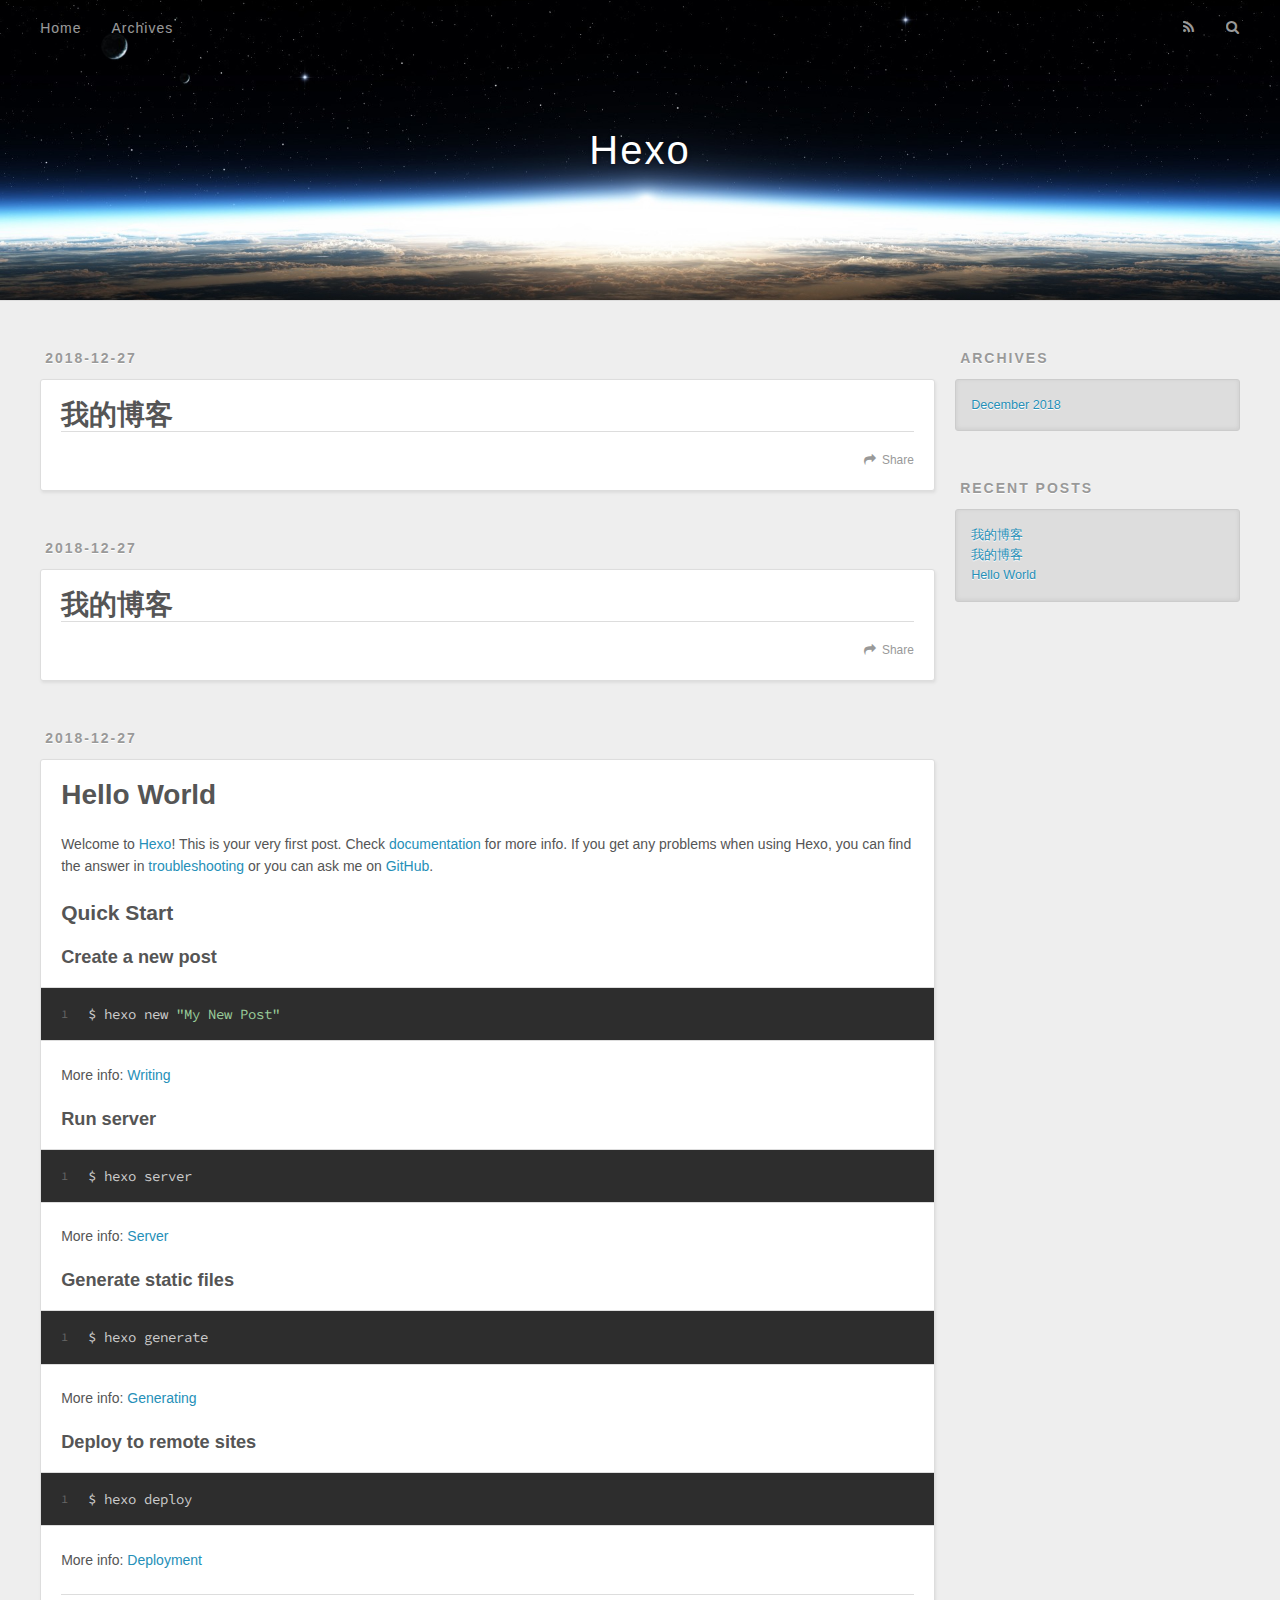
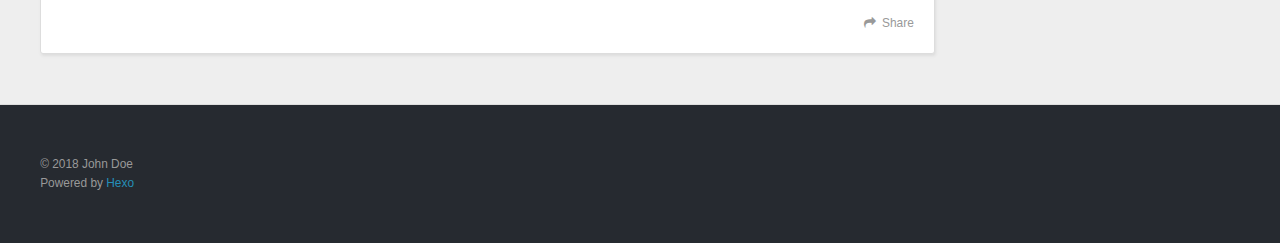
<file: index.html>
<!DOCTYPE html>
<html>
<head><meta name="generator" content="Hexo 3.8.0">
  <meta charset="utf-8">
  

  
  <title>Hexo</title>
  <meta name="viewport" content="width=device-width, initial-scale=1, maximum-scale=1">
  <meta property="og:type" content="website">
<meta property="og:title" content="Hexo">
<meta property="og:url" content="http://yoursite.com/index.html">
<meta property="og:site_name" content="Hexo">
<meta property="og:locale" content="default">
<meta name="twitter:card" content="summary">
<meta name="twitter:title" content="Hexo">
  
    <link rel="alternate" href="/atom.xml" title="Hexo" type="application/atom+xml">
  
  
    <link rel="icon" href="/favicon.png">
  
  
    <link href="//fonts.googleapis.com/css?family=Source+Code+Pro" rel="stylesheet" type="text/css">
  
  <link rel="stylesheet" href="/css/style.css">
</head>
</html>
<body>
  <div id="container">
    <div id="wrap">
      <header id="header">
  <div id="banner"></div>
  <div id="header-outer" class="outer">
    <div id="header-title" class="inner">
      <h1 id="logo-wrap">
        <a href="/" id="logo">Hexo</a>
      </h1>
      
    </div>
    <div id="header-inner" class="inner">
      <nav id="main-nav">
        <a id="main-nav-toggle" class="nav-icon"></a>
        
          <a class="main-nav-link" href="/">Home</a>
        
          <a class="main-nav-link" href="/archives">Archives</a>
        
      </nav>
      <nav id="sub-nav">
        
          <a id="nav-rss-link" class="nav-icon" href="/atom.xml" title="RSS Feed"></a>
        
        <a id="nav-search-btn" class="nav-icon" title="Search"></a>
      </nav>
      <div id="search-form-wrap">
        <form action="//google.com/search" method="get" accept-charset="UTF-8" class="search-form"><input type="search" name="q" class="search-form-input" placeholder="Search"><button type="submit" class="search-form-submit">&#xF002;</button><input type="hidden" name="sitesearch" value="http://yoursite.com"></form>
      </div>
    </div>
  </div>
</header>
      <div class="outer">
        <section id="main">
  
    <article id="post-我的博客-1" class="article article-type-post" itemscope="" itemprop="blogPost">
  <div class="article-meta">
    <a href="/2018/12/27/我的博客-1/" class="article-date">
  <time datetime="2018-12-27T03:49:49.000Z" itemprop="datePublished">2018-12-27</time>
</a>
    
  </div>
  <div class="article-inner">
    
    
      <header class="article-header">
        
  
    <h1 itemprop="name">
      <a class="article-title" href="/2018/12/27/我的博客-1/">我的博客</a>
    </h1>
  

      </header>
    
    <div class="article-entry" itemprop="articleBody">
      
        
      
    </div>
    <footer class="article-footer">
      <a data-url="http://yoursite.com/2018/12/27/我的博客-1/" data-id="cjq630bqp0002doo0f2xtszsb" class="article-share-link">Share</a>
      
      
    </footer>
  </div>
  
</article>


  
    <article id="post-我的博客" class="article article-type-post" itemscope="" itemprop="blogPost">
  <div class="article-meta">
    <a href="/2018/12/27/我的博客/" class="article-date">
  <time datetime="2018-12-27T03:41:57.000Z" itemprop="datePublished">2018-12-27</time>
</a>
    
  </div>
  <div class="article-inner">
    
    
      <header class="article-header">
        
  
    <h1 itemprop="name">
      <a class="article-title" href="/2018/12/27/我的博客/">我的博客</a>
    </h1>
  

      </header>
    
    <div class="article-entry" itemprop="articleBody">
      
        
      
    </div>
    <footer class="article-footer">
      <a data-url="http://yoursite.com/2018/12/27/我的博客/" data-id="cjq630bqj0001doo0p9rtwd1z" class="article-share-link">Share</a>
      
      
    </footer>
  </div>
  
</article>


  
    <article id="post-hello-world" class="article article-type-post" itemscope="" itemprop="blogPost">
  <div class="article-meta">
    <a href="/2018/12/27/hello-world/" class="article-date">
  <time datetime="2018-12-27T03:19:46.797Z" itemprop="datePublished">2018-12-27</time>
</a>
    
  </div>
  <div class="article-inner">
    
    
      <header class="article-header">
        
  
    <h1 itemprop="name">
      <a class="article-title" href="/2018/12/27/hello-world/">Hello World</a>
    </h1>
  

      </header>
    
    <div class="article-entry" itemprop="articleBody">
      
        <p>Welcome to <a href="https://hexo.io/" target="_blank" rel="noopener">Hexo</a>! This is your very first post. Check <a href="https://hexo.io/docs/" target="_blank" rel="noopener">documentation</a> for more info. If you get any problems when using Hexo, you can find the answer in <a href="https://hexo.io/docs/troubleshooting.html" target="_blank" rel="noopener">troubleshooting</a> or you can ask me on <a href="https://github.com/hexojs/hexo/issues" target="_blank" rel="noopener">GitHub</a>.</p>
<h2 id="Quick-Start"><a href="#Quick-Start" class="headerlink" title="Quick Start"></a>Quick Start</h2><h3 id="Create-a-new-post"><a href="#Create-a-new-post" class="headerlink" title="Create a new post"></a>Create a new post</h3><figure class="highlight bash"><table><tr><td class="gutter"><pre><span class="line">1</span><br></pre></td><td class="code"><pre><span class="line">$ hexo new <span class="string">"My New Post"</span></span><br></pre></td></tr></table></figure>
<p>More info: <a href="https://hexo.io/docs/writing.html" target="_blank" rel="noopener">Writing</a></p>
<h3 id="Run-server"><a href="#Run-server" class="headerlink" title="Run server"></a>Run server</h3><figure class="highlight bash"><table><tr><td class="gutter"><pre><span class="line">1</span><br></pre></td><td class="code"><pre><span class="line">$ hexo server</span><br></pre></td></tr></table></figure>
<p>More info: <a href="https://hexo.io/docs/server.html" target="_blank" rel="noopener">Server</a></p>
<h3 id="Generate-static-files"><a href="#Generate-static-files" class="headerlink" title="Generate static files"></a>Generate static files</h3><figure class="highlight bash"><table><tr><td class="gutter"><pre><span class="line">1</span><br></pre></td><td class="code"><pre><span class="line">$ hexo generate</span><br></pre></td></tr></table></figure>
<p>More info: <a href="https://hexo.io/docs/generating.html" target="_blank" rel="noopener">Generating</a></p>
<h3 id="Deploy-to-remote-sites"><a href="#Deploy-to-remote-sites" class="headerlink" title="Deploy to remote sites"></a>Deploy to remote sites</h3><figure class="highlight bash"><table><tr><td class="gutter"><pre><span class="line">1</span><br></pre></td><td class="code"><pre><span class="line">$ hexo deploy</span><br></pre></td></tr></table></figure>
<p>More info: <a href="https://hexo.io/docs/deployment.html" target="_blank" rel="noopener">Deployment</a></p>

      
    </div>
    <footer class="article-footer">
      <a data-url="http://yoursite.com/2018/12/27/hello-world/" data-id="cjq630bq60000doo0dgs6tk79" class="article-share-link">Share</a>
      
      
    </footer>
  </div>
  
</article>


  


</section>
        
          <aside id="sidebar">
  
    

  
    

  
    
  
    
  <div class="widget-wrap">
    <h3 class="widget-title">Archives</h3>
    <div class="widget">
      <ul class="archive-list"><li class="archive-list-item"><a class="archive-list-link" href="/archives/2018/12/">December 2018</a></li></ul>
    </div>
  </div>


  
    
  <div class="widget-wrap">
    <h3 class="widget-title">Recent Posts</h3>
    <div class="widget">
      <ul>
        
          <li>
            <a href="/2018/12/27/我的博客-1/">我的博客</a>
          </li>
        
          <li>
            <a href="/2018/12/27/我的博客/">我的博客</a>
          </li>
        
          <li>
            <a href="/2018/12/27/hello-world/">Hello World</a>
          </li>
        
      </ul>
    </div>
  </div>

  
</aside>
        
      </div>
      <footer id="footer">
  
  <div class="outer">
    <div id="footer-info" class="inner">
      &copy; 2018 John Doe<br>
      Powered by <a href="http://hexo.io/" target="_blank">Hexo</a>
    </div>
  </div>
</footer>
    </div>
    <nav id="mobile-nav">
  
    <a href="/" class="mobile-nav-link">Home</a>
  
    <a href="/archives" class="mobile-nav-link">Archives</a>
  
</nav>
    

<script src="//ajax.googleapis.com/ajax/libs/jquery/2.0.3/jquery.min.js"></script>


  <link rel="stylesheet" href="/fancybox/jquery.fancybox.css">
  <script src="/fancybox/jquery.fancybox.pack.js"></script>


<script src="/js/script.js"></script>



  </div>
</body>
</html>
</file>
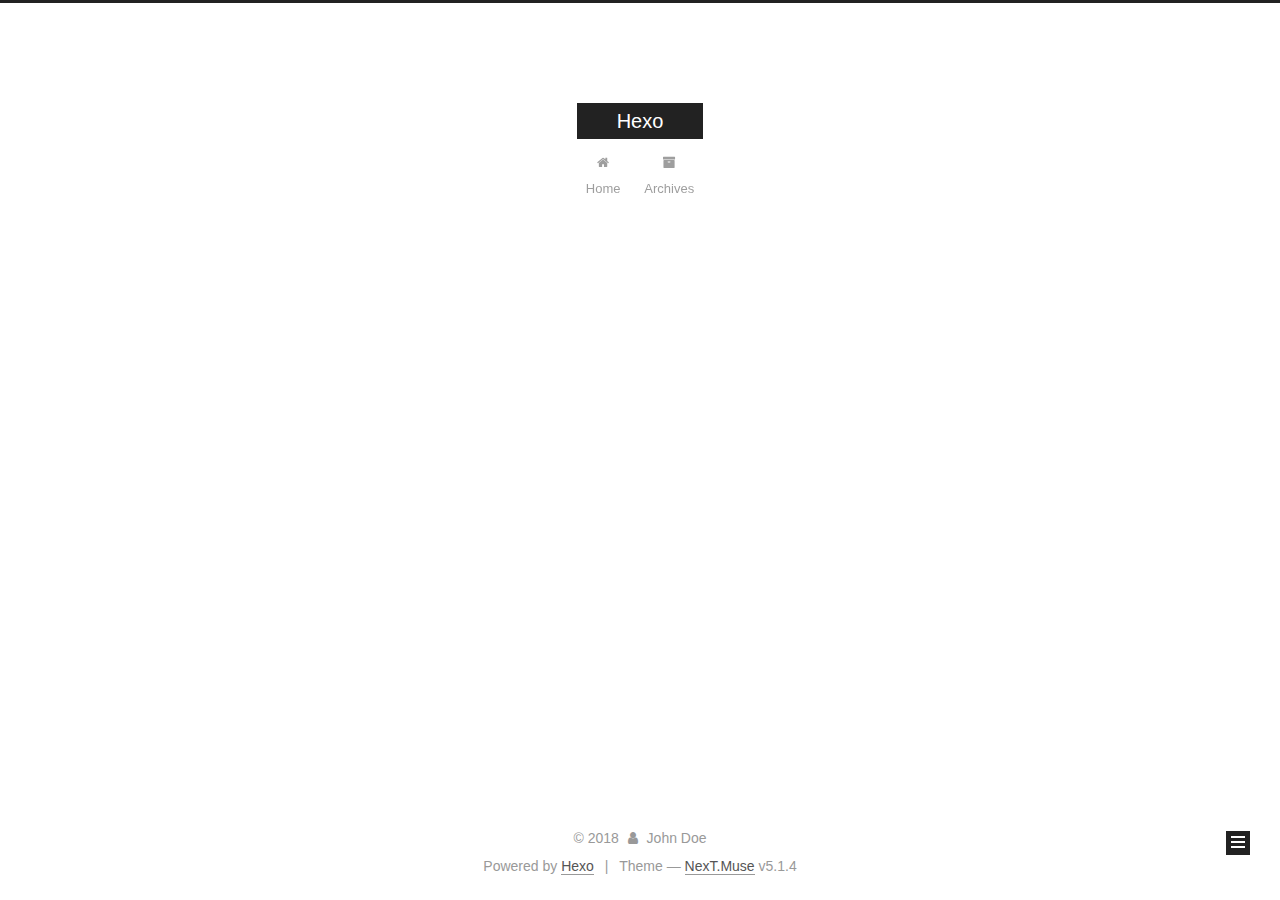
<file: archives/index.html>
<!DOCTYPE html>



  


<html class="theme-next muse use-motion" lang="">
<head><meta name="generator" content="Hexo 3.8.0">
  <meta charset="UTF-8">
<meta http-equiv="X-UA-Compatible" content="IE=edge">
<meta name="viewport" content="width=device-width, initial-scale=1, maximum-scale=1">
<meta name="theme-color" content="#222">









<meta http-equiv="Cache-Control" content="no-transform">
<meta http-equiv="Cache-Control" content="no-siteapp">
















  
  
  <link href="/lib/fancybox/source/jquery.fancybox.css?v=2.1.5" rel="stylesheet" type="text/css">







<link href="/lib/font-awesome/css/font-awesome.min.css?v=4.6.2" rel="stylesheet" type="text/css">

<link href="/css/main.css?v=5.1.4" rel="stylesheet" type="text/css">


  <link rel="apple-touch-icon" sizes="180x180" href="/images/apple-touch-icon-next.png?v=5.1.4">


  <link rel="icon" type="image/png" sizes="32x32" href="/images/favicon-32x32-next.png?v=5.1.4">


  <link rel="icon" type="image/png" sizes="16x16" href="/images/favicon-16x16-next.png?v=5.1.4">


  <link rel="mask-icon" href="/images/logo.svg?v=5.1.4" color="#222">





  <meta name="keywords" content="Hexo, NexT">










<meta property="og:type" content="website">
<meta property="og:title" content="Hexo">
<meta property="og:url" content="http://yoursite.com/archives/index.html">
<meta property="og:site_name" content="Hexo">
<meta property="og:locale" content="default">
<meta name="twitter:card" content="summary">
<meta name="twitter:title" content="Hexo">



<script type="text/javascript" id="hexo.configurations">
  var NexT = window.NexT || {};
  var CONFIG = {
    root: '/',
    scheme: 'Muse',
    version: '5.1.4',
    sidebar: {"position":"left","display":"post","offset":12,"b2t":false,"scrollpercent":false,"onmobile":false},
    fancybox: true,
    tabs: true,
    motion: {"enable":true,"async":false,"transition":{"post_block":"fadeIn","post_header":"slideDownIn","post_body":"slideDownIn","coll_header":"slideLeftIn","sidebar":"slideUpIn"}},
    duoshuo: {
      userId: '0',
      author: 'Author'
    },
    algolia: {
      applicationID: '',
      apiKey: '',
      indexName: '',
      hits: {"per_page":10},
      labels: {"input_placeholder":"Search for Posts","hits_empty":"We didn't find any results for the search: ${query}","hits_stats":"${hits} results found in ${time} ms"}
    }
  };
</script>



  <link rel="canonical" href="http://yoursite.com/archives/">





  <title>Archive | Hexo</title>
  








</head>

<body itemscope="" itemtype="http://schema.org/WebPage" lang="default">

  
  
    
  

  <div class="container sidebar-position-left page-archive">
    <div class="headband"></div>

    <header id="header" class="header" itemscope="" itemtype="http://schema.org/WPHeader">
      <div class="header-inner"><div class="site-brand-wrapper">
  <div class="site-meta ">
    

    <div class="custom-logo-site-title">
      <a href="/" class="brand" rel="start">
        <span class="logo-line-before"><i></i></span>
        <span class="site-title">Hexo</span>
        <span class="logo-line-after"><i></i></span>
      </a>
    </div>
      
        <p class="site-subtitle"></p>
      
  </div>

  <div class="site-nav-toggle">
    <button>
      <span class="btn-bar"></span>
      <span class="btn-bar"></span>
      <span class="btn-bar"></span>
    </button>
  </div>
</div>

<nav class="site-nav">
  

  
    <ul id="menu" class="menu">
      
        
        <li class="menu-item menu-item-home">
          <a href="/" rel="section">
            
              <i class="menu-item-icon fa fa-fw fa-home"></i> <br>
            
            Home
          </a>
        </li>
      
        
        <li class="menu-item menu-item-archives">
          <a href="/archives/" rel="section">
            
              <i class="menu-item-icon fa fa-fw fa-archive"></i> <br>
            
            Archives
          </a>
        </li>
      

      
    </ul>
  

  
</nav>



 </div>
    </header>

    <main id="main" class="main">
      <div class="main-inner">
        <div class="content-wrap">
          <div id="content" class="content">
            

  
  
  
  <div class="post-block archive">
    <div id="posts" class="posts-collapse">
      <span class="archive-move-on"></span>

      <span class="archive-page-counter">
        
        
        
          
        
        Um..! 1 post. Keep on posting.
      </span>

      

        
        
        

        
          
          <div class="collection-title">
            <h1 class="archive-year" id="archive-year-2018">2018</h1>
          </div>
        
        

        

  <article class="post post-type-normal" itemscope="" itemtype="http://schema.org/Article">
    <header class="post-header">

      <h2 class="post-title">
        
            <a class="post-title-link" href="/2018/12/27/hello-hexo/" itemprop="url">
              
                <span itemprop="name">Untitled</span>
              
            </a>
        
      </h2>

      <div class="post-meta">
        <time class="post-time" itemprop="dateCreated" datetime="2018-12-27T11:19:46+08:00" content="2018-12-27">
          12-27
        </time>
      </div>

    </header>
  </article>



      

    </div>
  </div>
  
  
  

  



          </div>
          


          

        </div>
        
          
  
  <div class="sidebar-toggle">
    <div class="sidebar-toggle-line-wrap">
      <span class="sidebar-toggle-line sidebar-toggle-line-first"></span>
      <span class="sidebar-toggle-line sidebar-toggle-line-middle"></span>
      <span class="sidebar-toggle-line sidebar-toggle-line-last"></span>
    </div>
  </div>

  <aside id="sidebar" class="sidebar">
    
    <div class="sidebar-inner">

      

      

      <section class="site-overview-wrap sidebar-panel sidebar-panel-active">
        <div class="site-overview">
          <div class="site-author motion-element" itemprop="author" itemscope="" itemtype="http://schema.org/Person">
            
              <p class="site-author-name" itemprop="name">John Doe</p>
              <p class="site-description motion-element" itemprop="description"></p>
          </div>

          <nav class="site-state motion-element">

            
              <div class="site-state-item site-state-posts">
              
                <a href="/archives/">
              
                  <span class="site-state-item-count">1</span>
                  <span class="site-state-item-name">posts</span>
                </a>
              </div>
            

            

            

          </nav>

          

          

          
          

          
          

          

        </div>
      </section>

      

      

    </div>
  </aside>


        
      </div>
    </main>

    <footer id="footer" class="footer">
      <div class="footer-inner">
        <div class="copyright">&copy; <span itemprop="copyrightYear">2018</span>
  <span class="with-love">
    <i class="fa fa-user"></i>
  </span>
  <span class="author" itemprop="copyrightHolder">John Doe</span>

  
</div>


  <div class="powered-by">Powered by <a class="theme-link" target="_blank" href="https://hexo.io">Hexo</a></div>



  <span class="post-meta-divider">|</span>



  <div class="theme-info">Theme &mdash; <a class="theme-link" target="_blank" href="https://github.com/iissnan/hexo-theme-next">NexT.Muse</a> v5.1.4</div>




        







        
      </div>
    </footer>

    
      <div class="back-to-top">
        <i class="fa fa-arrow-up"></i>
        
      </div>
    

    

  </div>

  

<script type="text/javascript">
  if (Object.prototype.toString.call(window.Promise) !== '[object Function]') {
    window.Promise = null;
  }
</script>









  












  
  
    <script type="text/javascript" src="/lib/jquery/index.js?v=2.1.3"></script>
  

  
  
    <script type="text/javascript" src="/lib/fastclick/lib/fastclick.min.js?v=1.0.6"></script>
  

  
  
    <script type="text/javascript" src="/lib/jquery_lazyload/jquery.lazyload.js?v=1.9.7"></script>
  

  
  
    <script type="text/javascript" src="/lib/velocity/velocity.min.js?v=1.2.1"></script>
  

  
  
    <script type="text/javascript" src="/lib/velocity/velocity.ui.min.js?v=1.2.1"></script>
  

  
  
    <script type="text/javascript" src="/lib/fancybox/source/jquery.fancybox.pack.js?v=2.1.5"></script>
  


  


  <script type="text/javascript" src="/js/src/utils.js?v=5.1.4"></script>

  <script type="text/javascript" src="/js/src/motion.js?v=5.1.4"></script>



  
  

  

  


  <script type="text/javascript" src="/js/src/bootstrap.js?v=5.1.4"></script>



  


  




	





  





  












  





  

  

  

  
  

  

  

  

</body>
</html>
</file>
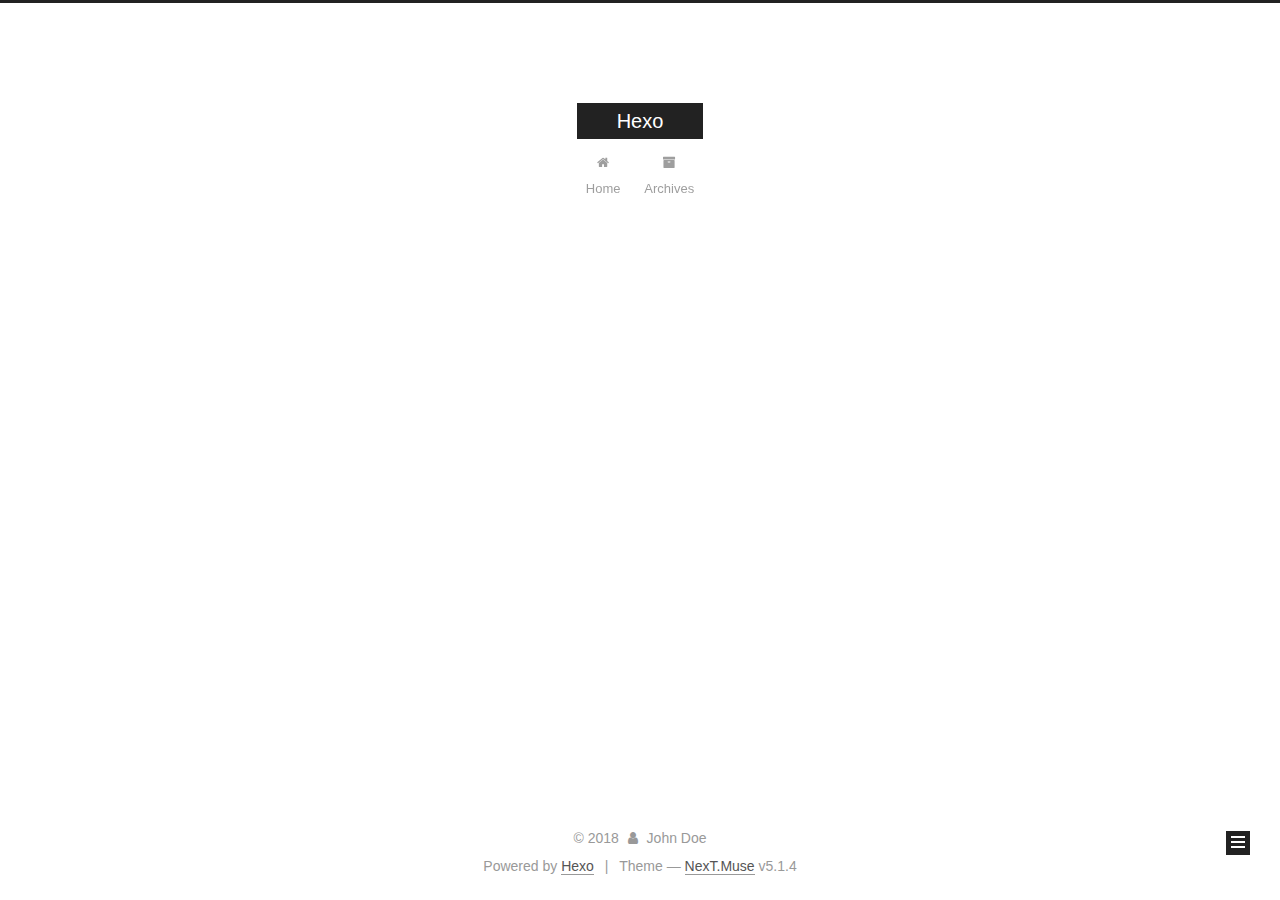
<file: archives/2018/index.html>
<!DOCTYPE html>



  


<html class="theme-next muse use-motion" lang="">
<head><meta name="generator" content="Hexo 3.8.0">
  <meta charset="UTF-8">
<meta http-equiv="X-UA-Compatible" content="IE=edge">
<meta name="viewport" content="width=device-width, initial-scale=1, maximum-scale=1">
<meta name="theme-color" content="#222">









<meta http-equiv="Cache-Control" content="no-transform">
<meta http-equiv="Cache-Control" content="no-siteapp">
















  
  
  <link href="/lib/fancybox/source/jquery.fancybox.css?v=2.1.5" rel="stylesheet" type="text/css">







<link href="/lib/font-awesome/css/font-awesome.min.css?v=4.6.2" rel="stylesheet" type="text/css">

<link href="/css/main.css?v=5.1.4" rel="stylesheet" type="text/css">


  <link rel="apple-touch-icon" sizes="180x180" href="/images/apple-touch-icon-next.png?v=5.1.4">


  <link rel="icon" type="image/png" sizes="32x32" href="/images/favicon-32x32-next.png?v=5.1.4">


  <link rel="icon" type="image/png" sizes="16x16" href="/images/favicon-16x16-next.png?v=5.1.4">


  <link rel="mask-icon" href="/images/logo.svg?v=5.1.4" color="#222">





  <meta name="keywords" content="Hexo, NexT">










<meta property="og:type" content="website">
<meta property="og:title" content="Hexo">
<meta property="og:url" content="http://yoursite.com/archives/2018/index.html">
<meta property="og:site_name" content="Hexo">
<meta property="og:locale" content="default">
<meta name="twitter:card" content="summary">
<meta name="twitter:title" content="Hexo">



<script type="text/javascript" id="hexo.configurations">
  var NexT = window.NexT || {};
  var CONFIG = {
    root: '/',
    scheme: 'Muse',
    version: '5.1.4',
    sidebar: {"position":"left","display":"post","offset":12,"b2t":false,"scrollpercent":false,"onmobile":false},
    fancybox: true,
    tabs: true,
    motion: {"enable":true,"async":false,"transition":{"post_block":"fadeIn","post_header":"slideDownIn","post_body":"slideDownIn","coll_header":"slideLeftIn","sidebar":"slideUpIn"}},
    duoshuo: {
      userId: '0',
      author: 'Author'
    },
    algolia: {
      applicationID: '',
      apiKey: '',
      indexName: '',
      hits: {"per_page":10},
      labels: {"input_placeholder":"Search for Posts","hits_empty":"We didn't find any results for the search: ${query}","hits_stats":"${hits} results found in ${time} ms"}
    }
  };
</script>



  <link rel="canonical" href="http://yoursite.com/archives/2018/">





  <title>Archive | Hexo</title>
  








</head>

<body itemscope="" itemtype="http://schema.org/WebPage" lang="default">

  
  
    
  

  <div class="container sidebar-position-left page-archive">
    <div class="headband"></div>

    <header id="header" class="header" itemscope="" itemtype="http://schema.org/WPHeader">
      <div class="header-inner"><div class="site-brand-wrapper">
  <div class="site-meta ">
    

    <div class="custom-logo-site-title">
      <a href="/" class="brand" rel="start">
        <span class="logo-line-before"><i></i></span>
        <span class="site-title">Hexo</span>
        <span class="logo-line-after"><i></i></span>
      </a>
    </div>
      
        <p class="site-subtitle"></p>
      
  </div>

  <div class="site-nav-toggle">
    <button>
      <span class="btn-bar"></span>
      <span class="btn-bar"></span>
      <span class="btn-bar"></span>
    </button>
  </div>
</div>

<nav class="site-nav">
  

  
    <ul id="menu" class="menu">
      
        
        <li class="menu-item menu-item-home">
          <a href="/" rel="section">
            
              <i class="menu-item-icon fa fa-fw fa-home"></i> <br>
            
            Home
          </a>
        </li>
      
        
        <li class="menu-item menu-item-archives">
          <a href="/archives/" rel="section">
            
              <i class="menu-item-icon fa fa-fw fa-archive"></i> <br>
            
            Archives
          </a>
        </li>
      

      
    </ul>
  

  
</nav>



 </div>
    </header>

    <main id="main" class="main">
      <div class="main-inner">
        <div class="content-wrap">
          <div id="content" class="content">
            

  
  
  
  <div class="post-block archive">
    <div id="posts" class="posts-collapse">
      <span class="archive-move-on"></span>

      <span class="archive-page-counter">
        
        
        
          
        
        Um..! 1 post. Keep on posting.
      </span>

      

        
        
        

        
          
          <div class="collection-title">
            <h1 class="archive-year" id="archive-year-2018">2018</h1>
          </div>
        
        

        

  <article class="post post-type-normal" itemscope="" itemtype="http://schema.org/Article">
    <header class="post-header">

      <h2 class="post-title">
        
            <a class="post-title-link" href="/2018/12/27/hello-hexo/" itemprop="url">
              
                <span itemprop="name">Untitled</span>
              
            </a>
        
      </h2>

      <div class="post-meta">
        <time class="post-time" itemprop="dateCreated" datetime="2018-12-27T11:19:46+08:00" content="2018-12-27">
          12-27
        </time>
      </div>

    </header>
  </article>



      

    </div>
  </div>
  
  
  

  



          </div>
          


          

        </div>
        
          
  
  <div class="sidebar-toggle">
    <div class="sidebar-toggle-line-wrap">
      <span class="sidebar-toggle-line sidebar-toggle-line-first"></span>
      <span class="sidebar-toggle-line sidebar-toggle-line-middle"></span>
      <span class="sidebar-toggle-line sidebar-toggle-line-last"></span>
    </div>
  </div>

  <aside id="sidebar" class="sidebar">
    
    <div class="sidebar-inner">

      

      

      <section class="site-overview-wrap sidebar-panel sidebar-panel-active">
        <div class="site-overview">
          <div class="site-author motion-element" itemprop="author" itemscope="" itemtype="http://schema.org/Person">
            
              <p class="site-author-name" itemprop="name">John Doe</p>
              <p class="site-description motion-element" itemprop="description"></p>
          </div>

          <nav class="site-state motion-element">

            
              <div class="site-state-item site-state-posts">
              
                <a href="/archives/">
              
                  <span class="site-state-item-count">1</span>
                  <span class="site-state-item-name">posts</span>
                </a>
              </div>
            

            

            

          </nav>

          

          

          
          

          
          

          

        </div>
      </section>

      

      

    </div>
  </aside>


        
      </div>
    </main>

    <footer id="footer" class="footer">
      <div class="footer-inner">
        <div class="copyright">&copy; <span itemprop="copyrightYear">2018</span>
  <span class="with-love">
    <i class="fa fa-user"></i>
  </span>
  <span class="author" itemprop="copyrightHolder">John Doe</span>

  
</div>


  <div class="powered-by">Powered by <a class="theme-link" target="_blank" href="https://hexo.io">Hexo</a></div>



  <span class="post-meta-divider">|</span>



  <div class="theme-info">Theme &mdash; <a class="theme-link" target="_blank" href="https://github.com/iissnan/hexo-theme-next">NexT.Muse</a> v5.1.4</div>




        







        
      </div>
    </footer>

    
      <div class="back-to-top">
        <i class="fa fa-arrow-up"></i>
        
      </div>
    

    

  </div>

  

<script type="text/javascript">
  if (Object.prototype.toString.call(window.Promise) !== '[object Function]') {
    window.Promise = null;
  }
</script>









  












  
  
    <script type="text/javascript" src="/lib/jquery/index.js?v=2.1.3"></script>
  

  
  
    <script type="text/javascript" src="/lib/fastclick/lib/fastclick.min.js?v=1.0.6"></script>
  

  
  
    <script type="text/javascript" src="/lib/jquery_lazyload/jquery.lazyload.js?v=1.9.7"></script>
  

  
  
    <script type="text/javascript" src="/lib/velocity/velocity.min.js?v=1.2.1"></script>
  

  
  
    <script type="text/javascript" src="/lib/velocity/velocity.ui.min.js?v=1.2.1"></script>
  

  
  
    <script type="text/javascript" src="/lib/fancybox/source/jquery.fancybox.pack.js?v=2.1.5"></script>
  


  


  <script type="text/javascript" src="/js/src/utils.js?v=5.1.4"></script>

  <script type="text/javascript" src="/js/src/motion.js?v=5.1.4"></script>



  
  

  

  


  <script type="text/javascript" src="/js/src/bootstrap.js?v=5.1.4"></script>



  


  




	





  





  












  





  

  

  

  
  

  

  

  

</body>
</html>
</file>
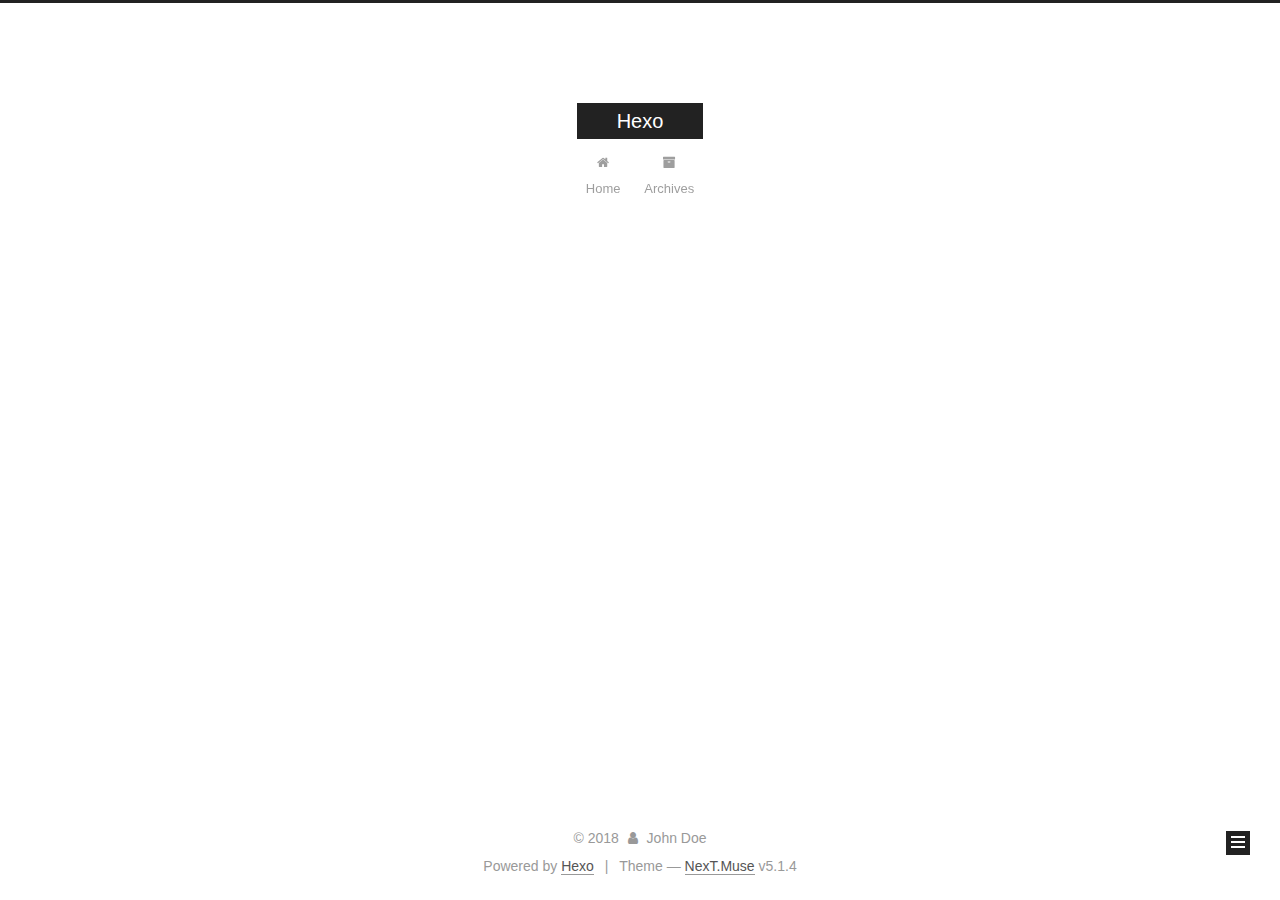
<file: archives/2018/12/index.html>
<!DOCTYPE html>



  


<html class="theme-next muse use-motion" lang="">
<head><meta name="generator" content="Hexo 3.8.0">
  <meta charset="UTF-8">
<meta http-equiv="X-UA-Compatible" content="IE=edge">
<meta name="viewport" content="width=device-width, initial-scale=1, maximum-scale=1">
<meta name="theme-color" content="#222">









<meta http-equiv="Cache-Control" content="no-transform">
<meta http-equiv="Cache-Control" content="no-siteapp">
















  
  
  <link href="/lib/fancybox/source/jquery.fancybox.css?v=2.1.5" rel="stylesheet" type="text/css">







<link href="/lib/font-awesome/css/font-awesome.min.css?v=4.6.2" rel="stylesheet" type="text/css">

<link href="/css/main.css?v=5.1.4" rel="stylesheet" type="text/css">


  <link rel="apple-touch-icon" sizes="180x180" href="/images/apple-touch-icon-next.png?v=5.1.4">


  <link rel="icon" type="image/png" sizes="32x32" href="/images/favicon-32x32-next.png?v=5.1.4">


  <link rel="icon" type="image/png" sizes="16x16" href="/images/favicon-16x16-next.png?v=5.1.4">


  <link rel="mask-icon" href="/images/logo.svg?v=5.1.4" color="#222">





  <meta name="keywords" content="Hexo, NexT">










<meta property="og:type" content="website">
<meta property="og:title" content="Hexo">
<meta property="og:url" content="http://yoursite.com/archives/2018/12/index.html">
<meta property="og:site_name" content="Hexo">
<meta property="og:locale" content="default">
<meta name="twitter:card" content="summary">
<meta name="twitter:title" content="Hexo">



<script type="text/javascript" id="hexo.configurations">
  var NexT = window.NexT || {};
  var CONFIG = {
    root: '/',
    scheme: 'Muse',
    version: '5.1.4',
    sidebar: {"position":"left","display":"post","offset":12,"b2t":false,"scrollpercent":false,"onmobile":false},
    fancybox: true,
    tabs: true,
    motion: {"enable":true,"async":false,"transition":{"post_block":"fadeIn","post_header":"slideDownIn","post_body":"slideDownIn","coll_header":"slideLeftIn","sidebar":"slideUpIn"}},
    duoshuo: {
      userId: '0',
      author: 'Author'
    },
    algolia: {
      applicationID: '',
      apiKey: '',
      indexName: '',
      hits: {"per_page":10},
      labels: {"input_placeholder":"Search for Posts","hits_empty":"We didn't find any results for the search: ${query}","hits_stats":"${hits} results found in ${time} ms"}
    }
  };
</script>



  <link rel="canonical" href="http://yoursite.com/archives/2018/12/">





  <title>Archive | Hexo</title>
  








</head>

<body itemscope="" itemtype="http://schema.org/WebPage" lang="default">

  
  
    
  

  <div class="container sidebar-position-left page-archive">
    <div class="headband"></div>

    <header id="header" class="header" itemscope="" itemtype="http://schema.org/WPHeader">
      <div class="header-inner"><div class="site-brand-wrapper">
  <div class="site-meta ">
    

    <div class="custom-logo-site-title">
      <a href="/" class="brand" rel="start">
        <span class="logo-line-before"><i></i></span>
        <span class="site-title">Hexo</span>
        <span class="logo-line-after"><i></i></span>
      </a>
    </div>
      
        <p class="site-subtitle"></p>
      
  </div>

  <div class="site-nav-toggle">
    <button>
      <span class="btn-bar"></span>
      <span class="btn-bar"></span>
      <span class="btn-bar"></span>
    </button>
  </div>
</div>

<nav class="site-nav">
  

  
    <ul id="menu" class="menu">
      
        
        <li class="menu-item menu-item-home">
          <a href="/" rel="section">
            
              <i class="menu-item-icon fa fa-fw fa-home"></i> <br>
            
            Home
          </a>
        </li>
      
        
        <li class="menu-item menu-item-archives">
          <a href="/archives/" rel="section">
            
              <i class="menu-item-icon fa fa-fw fa-archive"></i> <br>
            
            Archives
          </a>
        </li>
      

      
    </ul>
  

  
</nav>



 </div>
    </header>

    <main id="main" class="main">
      <div class="main-inner">
        <div class="content-wrap">
          <div id="content" class="content">
            

  
  
  
  <div class="post-block archive">
    <div id="posts" class="posts-collapse">
      <span class="archive-move-on"></span>

      <span class="archive-page-counter">
        
        
        
          
        
        Um..! 1 post. Keep on posting.
      </span>

      

        
        
        

        
          
          <div class="collection-title">
            <h1 class="archive-year" id="archive-year-2018">2018</h1>
          </div>
        
        

        

  <article class="post post-type-normal" itemscope="" itemtype="http://schema.org/Article">
    <header class="post-header">

      <h2 class="post-title">
        
            <a class="post-title-link" href="/2018/12/27/hello-hexo/" itemprop="url">
              
                <span itemprop="name">Untitled</span>
              
            </a>
        
      </h2>

      <div class="post-meta">
        <time class="post-time" itemprop="dateCreated" datetime="2018-12-27T11:19:46+08:00" content="2018-12-27">
          12-27
        </time>
      </div>

    </header>
  </article>



      

    </div>
  </div>
  
  
  

  



          </div>
          


          

        </div>
        
          
  
  <div class="sidebar-toggle">
    <div class="sidebar-toggle-line-wrap">
      <span class="sidebar-toggle-line sidebar-toggle-line-first"></span>
      <span class="sidebar-toggle-line sidebar-toggle-line-middle"></span>
      <span class="sidebar-toggle-line sidebar-toggle-line-last"></span>
    </div>
  </div>

  <aside id="sidebar" class="sidebar">
    
    <div class="sidebar-inner">

      

      

      <section class="site-overview-wrap sidebar-panel sidebar-panel-active">
        <div class="site-overview">
          <div class="site-author motion-element" itemprop="author" itemscope="" itemtype="http://schema.org/Person">
            
              <p class="site-author-name" itemprop="name">John Doe</p>
              <p class="site-description motion-element" itemprop="description"></p>
          </div>

          <nav class="site-state motion-element">

            
              <div class="site-state-item site-state-posts">
              
                <a href="/archives/">
              
                  <span class="site-state-item-count">1</span>
                  <span class="site-state-item-name">posts</span>
                </a>
              </div>
            

            

            

          </nav>

          

          

          
          

          
          

          

        </div>
      </section>

      

      

    </div>
  </aside>


        
      </div>
    </main>

    <footer id="footer" class="footer">
      <div class="footer-inner">
        <div class="copyright">&copy; <span itemprop="copyrightYear">2018</span>
  <span class="with-love">
    <i class="fa fa-user"></i>
  </span>
  <span class="author" itemprop="copyrightHolder">John Doe</span>

  
</div>


  <div class="powered-by">Powered by <a class="theme-link" target="_blank" href="https://hexo.io">Hexo</a></div>



  <span class="post-meta-divider">|</span>



  <div class="theme-info">Theme &mdash; <a class="theme-link" target="_blank" href="https://github.com/iissnan/hexo-theme-next">NexT.Muse</a> v5.1.4</div>




        







        
      </div>
    </footer>

    
      <div class="back-to-top">
        <i class="fa fa-arrow-up"></i>
        
      </div>
    

    

  </div>

  

<script type="text/javascript">
  if (Object.prototype.toString.call(window.Promise) !== '[object Function]') {
    window.Promise = null;
  }
</script>









  












  
  
    <script type="text/javascript" src="/lib/jquery/index.js?v=2.1.3"></script>
  

  
  
    <script type="text/javascript" src="/lib/fastclick/lib/fastclick.min.js?v=1.0.6"></script>
  

  
  
    <script type="text/javascript" src="/lib/jquery_lazyload/jquery.lazyload.js?v=1.9.7"></script>
  

  
  
    <script type="text/javascript" src="/lib/velocity/velocity.min.js?v=1.2.1"></script>
  

  
  
    <script type="text/javascript" src="/lib/velocity/velocity.ui.min.js?v=1.2.1"></script>
  

  
  
    <script type="text/javascript" src="/lib/fancybox/source/jquery.fancybox.pack.js?v=2.1.5"></script>
  


  


  <script type="text/javascript" src="/js/src/utils.js?v=5.1.4"></script>

  <script type="text/javascript" src="/js/src/motion.js?v=5.1.4"></script>



  
  

  

  


  <script type="text/javascript" src="/js/src/bootstrap.js?v=5.1.4"></script>



  


  




	





  





  












  





  

  

  

  
  

  

  

  

</body>
</html>
</file>
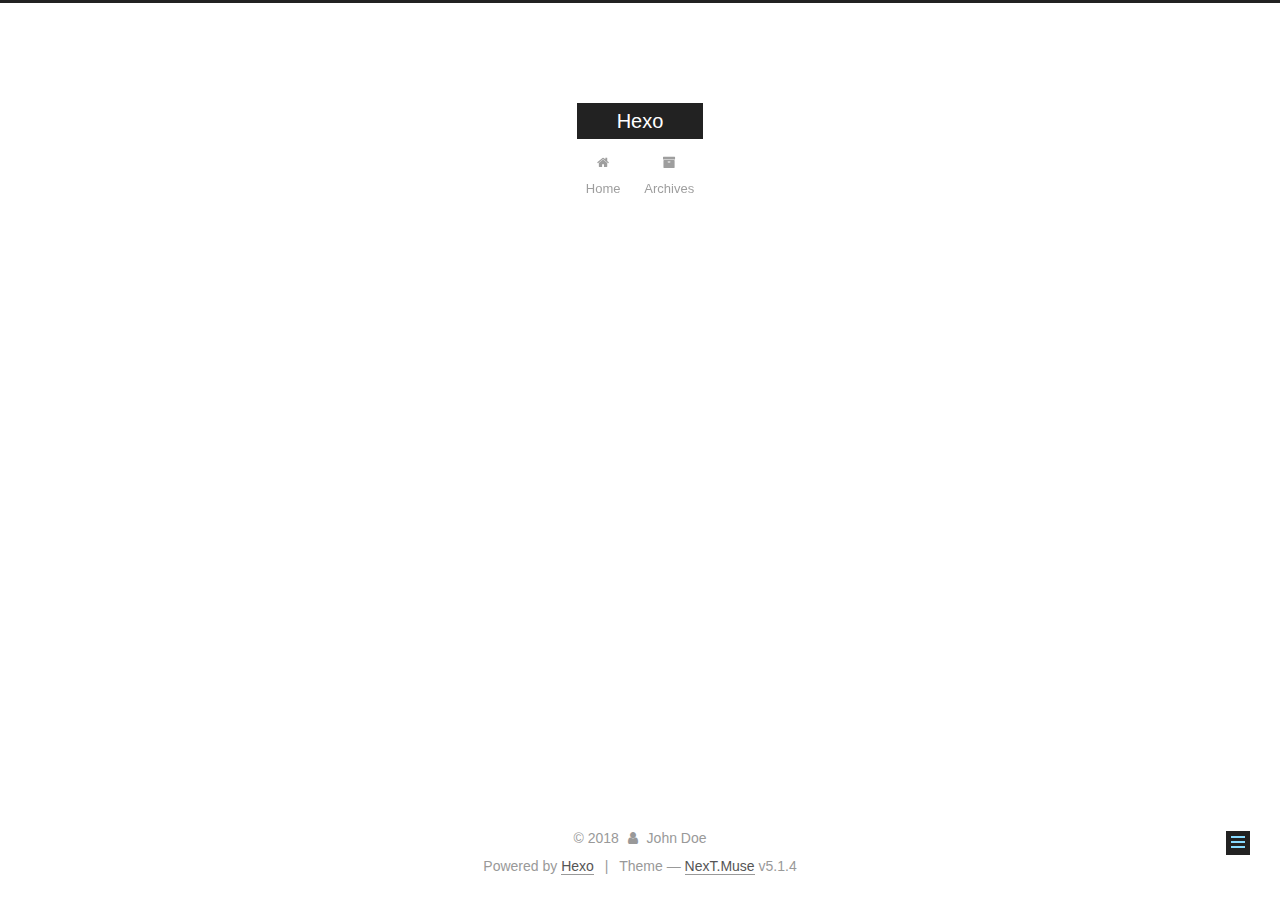
<file: 2018/12/27/hello-hexo/index.html>
<!DOCTYPE html>



  


<html class="theme-next muse use-motion" lang="">
<head><meta name="generator" content="Hexo 3.8.0">
  <meta charset="UTF-8">
<meta http-equiv="X-UA-Compatible" content="IE=edge">
<meta name="viewport" content="width=device-width, initial-scale=1, maximum-scale=1">
<meta name="theme-color" content="#222">









<meta http-equiv="Cache-Control" content="no-transform">
<meta http-equiv="Cache-Control" content="no-siteapp">
















  
  
  <link href="/lib/fancybox/source/jquery.fancybox.css?v=2.1.5" rel="stylesheet" type="text/css">







<link href="/lib/font-awesome/css/font-awesome.min.css?v=4.6.2" rel="stylesheet" type="text/css">

<link href="/css/main.css?v=5.1.4" rel="stylesheet" type="text/css">


  <link rel="apple-touch-icon" sizes="180x180" href="/images/apple-touch-icon-next.png?v=5.1.4">


  <link rel="icon" type="image/png" sizes="32x32" href="/images/favicon-32x32-next.png?v=5.1.4">


  <link rel="icon" type="image/png" sizes="16x16" href="/images/favicon-16x16-next.png?v=5.1.4">


  <link rel="mask-icon" href="/images/logo.svg?v=5.1.4" color="#222">





  <meta name="keywords" content="Hexo, NexT">










<meta name="description" content="​    今天是第一次接触并在HEXO+GITHUB搭建了自己的博客，往后，不，在最近一定要把博客界面优化一下，每周都提交一篇论文记录自己的笔记！">
<meta property="og:type" content="article">
<meta property="og:title" content="Hexo">
<meta property="og:url" content="http://yoursite.com/2018/12/27/hello-hexo/index.html">
<meta property="og:site_name" content="Hexo">
<meta property="og:description" content="​    今天是第一次接触并在HEXO+GITHUB搭建了自己的博客，往后，不，在最近一定要把博客界面优化一下，每周都提交一篇论文记录自己的笔记！">
<meta property="og:locale" content="default">
<meta property="og:updated_time" content="2018-12-27T13:27:51.221Z">
<meta name="twitter:card" content="summary">
<meta name="twitter:title" content="Hexo">
<meta name="twitter:description" content="​    今天是第一次接触并在HEXO+GITHUB搭建了自己的博客，往后，不，在最近一定要把博客界面优化一下，每周都提交一篇论文记录自己的笔记！">



<script type="text/javascript" id="hexo.configurations">
  var NexT = window.NexT || {};
  var CONFIG = {
    root: '/',
    scheme: 'Muse',
    version: '5.1.4',
    sidebar: {"position":"left","display":"post","offset":12,"b2t":false,"scrollpercent":false,"onmobile":false},
    fancybox: true,
    tabs: true,
    motion: {"enable":true,"async":false,"transition":{"post_block":"fadeIn","post_header":"slideDownIn","post_body":"slideDownIn","coll_header":"slideLeftIn","sidebar":"slideUpIn"}},
    duoshuo: {
      userId: '0',
      author: 'Author'
    },
    algolia: {
      applicationID: '',
      apiKey: '',
      indexName: '',
      hits: {"per_page":10},
      labels: {"input_placeholder":"Search for Posts","hits_empty":"We didn't find any results for the search: ${query}","hits_stats":"${hits} results found in ${time} ms"}
    }
  };
</script>



  <link rel="canonical" href="http://yoursite.com/2018/12/27/hello-hexo/">





  <title> | Hexo</title>
  








</head>

<body itemscope="" itemtype="http://schema.org/WebPage" lang="default">

  
  
    
  

  <div class="container sidebar-position-left page-post-detail">
    <div class="headband"></div>

    <header id="header" class="header" itemscope="" itemtype="http://schema.org/WPHeader">
      <div class="header-inner"><div class="site-brand-wrapper">
  <div class="site-meta ">
    

    <div class="custom-logo-site-title">
      <a href="/" class="brand" rel="start">
        <span class="logo-line-before"><i></i></span>
        <span class="site-title">Hexo</span>
        <span class="logo-line-after"><i></i></span>
      </a>
    </div>
      
        <p class="site-subtitle"></p>
      
  </div>

  <div class="site-nav-toggle">
    <button>
      <span class="btn-bar"></span>
      <span class="btn-bar"></span>
      <span class="btn-bar"></span>
    </button>
  </div>
</div>

<nav class="site-nav">
  

  
    <ul id="menu" class="menu">
      
        
        <li class="menu-item menu-item-home">
          <a href="/" rel="section">
            
              <i class="menu-item-icon fa fa-fw fa-home"></i> <br>
            
            Home
          </a>
        </li>
      
        
        <li class="menu-item menu-item-archives">
          <a href="/archives/" rel="section">
            
              <i class="menu-item-icon fa fa-fw fa-archive"></i> <br>
            
            Archives
          </a>
        </li>
      

      
    </ul>
  

  
</nav>



 </div>
    </header>

    <main id="main" class="main">
      <div class="main-inner">
        <div class="content-wrap">
          <div id="content" class="content">
            

  <div id="posts" class="posts-expand">
    

  

  
  
  

  <article class="post post-type-normal" itemscope="" itemtype="http://schema.org/Article">
  
  
  
  <div class="post-block">
    <link itemprop="mainEntityOfPage" href="http://yoursite.com/2018/12/27/hello-hexo/">

    <span hidden itemprop="author" itemscope="" itemtype="http://schema.org/Person">
      <meta itemprop="name" content="John Doe">
      <meta itemprop="description" content="">
      <meta itemprop="image" content="/images/avatar.gif">
    </span>

    <span hidden itemprop="publisher" itemscope="" itemtype="http://schema.org/Organization">
      <meta itemprop="name" content="Hexo">
    </span>

    
      <header class="post-header">

        
        
          <h1 class="post-title" itemprop="name headline"></h1>
        

        <div class="post-meta">
          <span class="post-time">
            
              <span class="post-meta-item-icon">
                <i class="fa fa-calendar-o"></i>
              </span>
              
                <span class="post-meta-item-text">Posted on</span>
              
              <time title="Post created" itemprop="dateCreated datePublished" datetime="2018-12-27T11:19:46+08:00">
                2018-12-27
              </time>
            

            

            
          </span>

          

          
            
          

          
          

          

          

          

        </div>
      </header>
    

    
    
    
    <div class="post-body" itemprop="articleBody">

      
      

      
        <p>​    今天是第一次接触并在HEXO+GITHUB搭建了自己的博客，往后，不，在最近一定要把博客界面优化一下，每周都提交一篇论文记录自己的笔记！</p>

      
    </div>
    
    
    

    

    

    

    <footer class="post-footer">
      

      
      
      

      

      
      
    </footer>
  </div>
  
  
  
  </article>



    <div class="post-spread">
      
    </div>
  </div>


          </div>
          


          

  



        </div>
        
          
  
  <div class="sidebar-toggle">
    <div class="sidebar-toggle-line-wrap">
      <span class="sidebar-toggle-line sidebar-toggle-line-first"></span>
      <span class="sidebar-toggle-line sidebar-toggle-line-middle"></span>
      <span class="sidebar-toggle-line sidebar-toggle-line-last"></span>
    </div>
  </div>

  <aside id="sidebar" class="sidebar">
    
    <div class="sidebar-inner">

      

      

      <section class="site-overview-wrap sidebar-panel sidebar-panel-active">
        <div class="site-overview">
          <div class="site-author motion-element" itemprop="author" itemscope="" itemtype="http://schema.org/Person">
            
              <p class="site-author-name" itemprop="name">John Doe</p>
              <p class="site-description motion-element" itemprop="description"></p>
          </div>

          <nav class="site-state motion-element">

            
              <div class="site-state-item site-state-posts">
              
                <a href="/archives/">
              
                  <span class="site-state-item-count">1</span>
                  <span class="site-state-item-name">posts</span>
                </a>
              </div>
            

            

            

          </nav>

          

          

          
          

          
          

          

        </div>
      </section>

      

      

    </div>
  </aside>


        
      </div>
    </main>

    <footer id="footer" class="footer">
      <div class="footer-inner">
        <div class="copyright">&copy; <span itemprop="copyrightYear">2018</span>
  <span class="with-love">
    <i class="fa fa-user"></i>
  </span>
  <span class="author" itemprop="copyrightHolder">John Doe</span>

  
</div>


  <div class="powered-by">Powered by <a class="theme-link" target="_blank" href="https://hexo.io">Hexo</a></div>



  <span class="post-meta-divider">|</span>



  <div class="theme-info">Theme &mdash; <a class="theme-link" target="_blank" href="https://github.com/iissnan/hexo-theme-next">NexT.Muse</a> v5.1.4</div>




        







        
      </div>
    </footer>

    
      <div class="back-to-top">
        <i class="fa fa-arrow-up"></i>
        
      </div>
    

    

  </div>

  

<script type="text/javascript">
  if (Object.prototype.toString.call(window.Promise) !== '[object Function]') {
    window.Promise = null;
  }
</script>









  












  
  
    <script type="text/javascript" src="/lib/jquery/index.js?v=2.1.3"></script>
  

  
  
    <script type="text/javascript" src="/lib/fastclick/lib/fastclick.min.js?v=1.0.6"></script>
  

  
  
    <script type="text/javascript" src="/lib/jquery_lazyload/jquery.lazyload.js?v=1.9.7"></script>
  

  
  
    <script type="text/javascript" src="/lib/velocity/velocity.min.js?v=1.2.1"></script>
  

  
  
    <script type="text/javascript" src="/lib/velocity/velocity.ui.min.js?v=1.2.1"></script>
  

  
  
    <script type="text/javascript" src="/lib/fancybox/source/jquery.fancybox.pack.js?v=2.1.5"></script>
  


  


  <script type="text/javascript" src="/js/src/utils.js?v=5.1.4"></script>

  <script type="text/javascript" src="/js/src/motion.js?v=5.1.4"></script>



  
  

  
  <script type="text/javascript" src="/js/src/scrollspy.js?v=5.1.4"></script>
<script type="text/javascript" src="/js/src/post-details.js?v=5.1.4"></script>



  


  <script type="text/javascript" src="/js/src/bootstrap.js?v=5.1.4"></script>



  


  




	





  





  












  





  

  

  

  
  

  

  

  

</body>
</html>
</file>
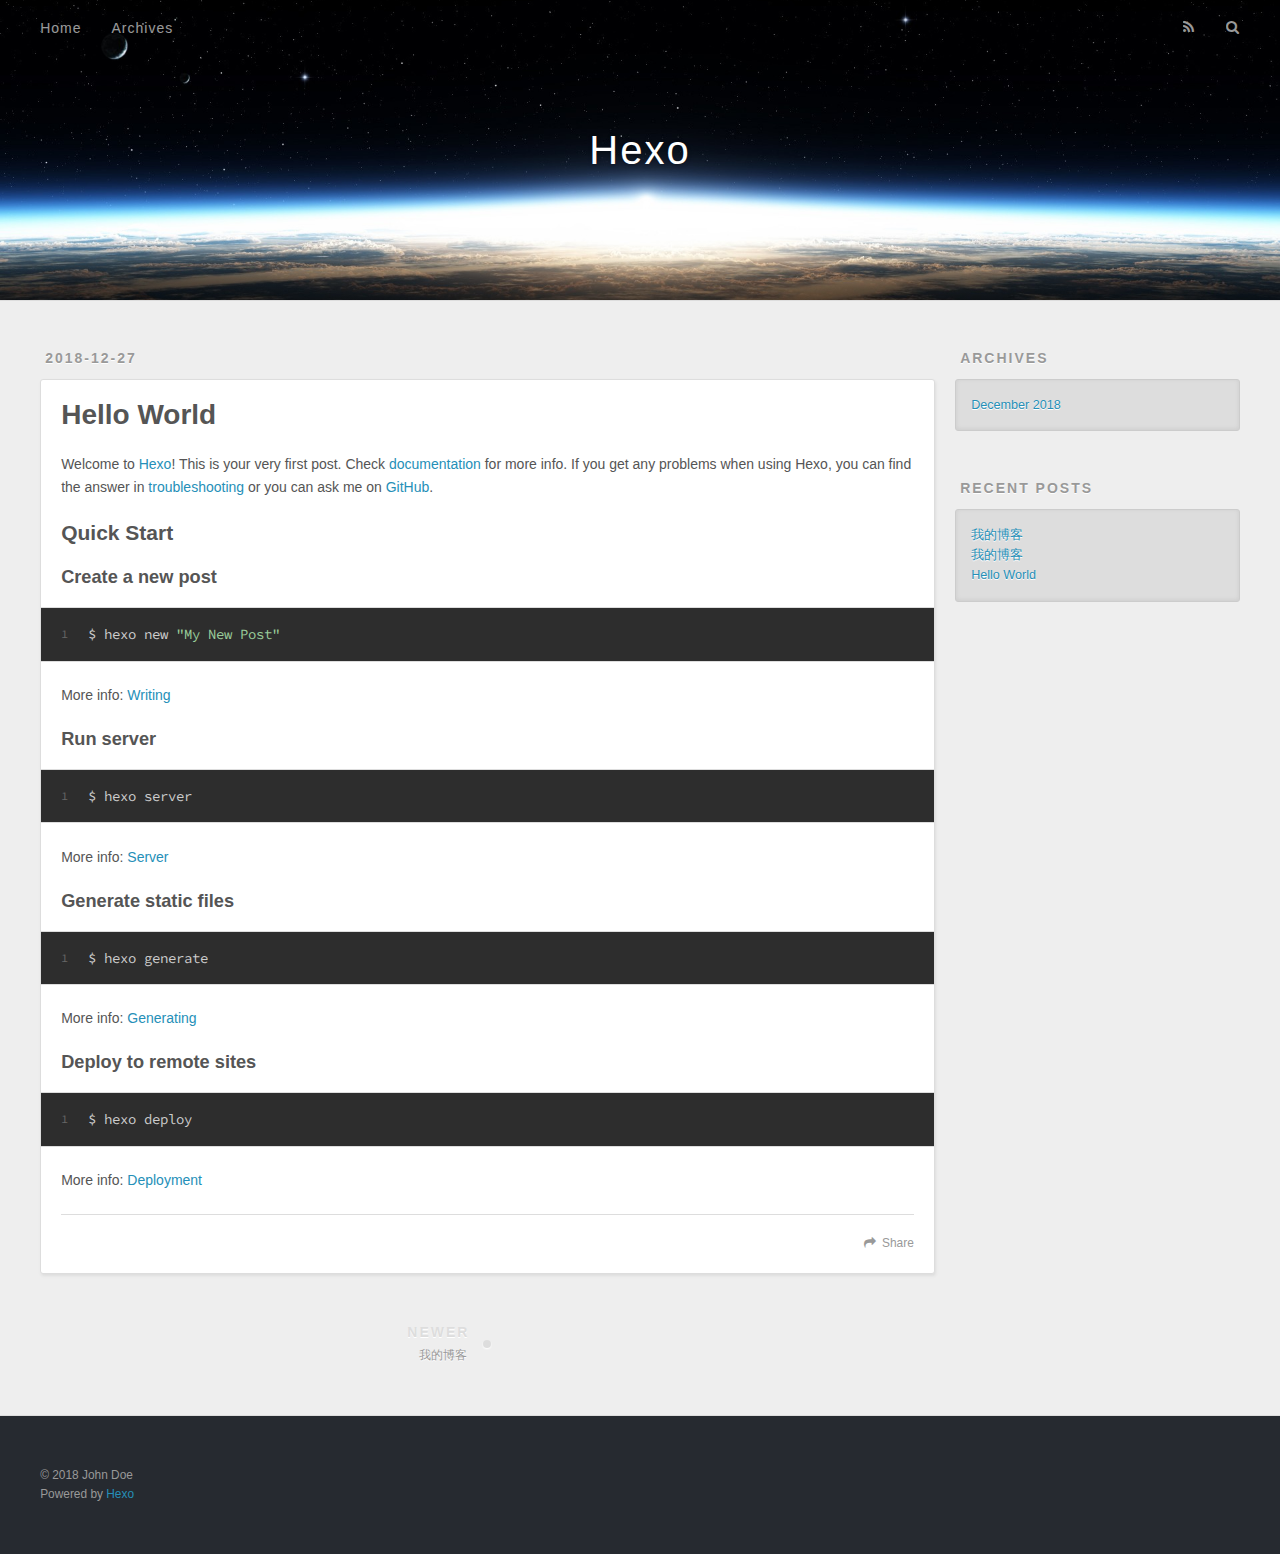
<file: 2018/12/27/hello-world/index.html>
<!DOCTYPE html>
<html>
<head><meta name="generator" content="Hexo 3.8.0">
  <meta charset="utf-8">
  

  
  <title>Hello World | Hexo</title>
  <meta name="viewport" content="width=device-width, initial-scale=1, maximum-scale=1">
  <meta name="description" content="Welcome to Hexo! This is your very first post. Check documentation for more info. If you get any problems when using Hexo, you can find the answer in troubleshooting or you can ask me on GitHub. Quick">
<meta property="og:type" content="article">
<meta property="og:title" content="Hello World">
<meta property="og:url" content="http://yoursite.com/2018/12/27/hello-world/index.html">
<meta property="og:site_name" content="Hexo">
<meta property="og:description" content="Welcome to Hexo! This is your very first post. Check documentation for more info. If you get any problems when using Hexo, you can find the answer in troubleshooting or you can ask me on GitHub. Quick">
<meta property="og:locale" content="default">
<meta property="og:updated_time" content="2018-12-27T03:19:46.797Z">
<meta name="twitter:card" content="summary">
<meta name="twitter:title" content="Hello World">
<meta name="twitter:description" content="Welcome to Hexo! This is your very first post. Check documentation for more info. If you get any problems when using Hexo, you can find the answer in troubleshooting or you can ask me on GitHub. Quick">
  
    <link rel="alternate" href="/atom.xml" title="Hexo" type="application/atom+xml">
  
  
    <link rel="icon" href="/favicon.png">
  
  
    <link href="//fonts.googleapis.com/css?family=Source+Code+Pro" rel="stylesheet" type="text/css">
  
  <link rel="stylesheet" href="/css/style.css">
</head>
</html>
<body>
  <div id="container">
    <div id="wrap">
      <header id="header">
  <div id="banner"></div>
  <div id="header-outer" class="outer">
    <div id="header-title" class="inner">
      <h1 id="logo-wrap">
        <a href="/" id="logo">Hexo</a>
      </h1>
      
    </div>
    <div id="header-inner" class="inner">
      <nav id="main-nav">
        <a id="main-nav-toggle" class="nav-icon"></a>
        
          <a class="main-nav-link" href="/">Home</a>
        
          <a class="main-nav-link" href="/archives">Archives</a>
        
      </nav>
      <nav id="sub-nav">
        
          <a id="nav-rss-link" class="nav-icon" href="/atom.xml" title="RSS Feed"></a>
        
        <a id="nav-search-btn" class="nav-icon" title="Search"></a>
      </nav>
      <div id="search-form-wrap">
        <form action="//google.com/search" method="get" accept-charset="UTF-8" class="search-form"><input type="search" name="q" class="search-form-input" placeholder="Search"><button type="submit" class="search-form-submit">&#xF002;</button><input type="hidden" name="sitesearch" value="http://yoursite.com"></form>
      </div>
    </div>
  </div>
</header>
      <div class="outer">
        <section id="main"><article id="post-hello-world" class="article article-type-post" itemscope="" itemprop="blogPost">
  <div class="article-meta">
    <a href="/2018/12/27/hello-world/" class="article-date">
  <time datetime="2018-12-27T03:19:46.797Z" itemprop="datePublished">2018-12-27</time>
</a>
    
  </div>
  <div class="article-inner">
    
    
      <header class="article-header">
        
  
    <h1 class="article-title" itemprop="name">
      Hello World
    </h1>
  

      </header>
    
    <div class="article-entry" itemprop="articleBody">
      
        <p>Welcome to <a href="https://hexo.io/" target="_blank" rel="noopener">Hexo</a>! This is your very first post. Check <a href="https://hexo.io/docs/" target="_blank" rel="noopener">documentation</a> for more info. If you get any problems when using Hexo, you can find the answer in <a href="https://hexo.io/docs/troubleshooting.html" target="_blank" rel="noopener">troubleshooting</a> or you can ask me on <a href="https://github.com/hexojs/hexo/issues" target="_blank" rel="noopener">GitHub</a>.</p>
<h2 id="Quick-Start"><a href="#Quick-Start" class="headerlink" title="Quick Start"></a>Quick Start</h2><h3 id="Create-a-new-post"><a href="#Create-a-new-post" class="headerlink" title="Create a new post"></a>Create a new post</h3><figure class="highlight bash"><table><tr><td class="gutter"><pre><span class="line">1</span><br></pre></td><td class="code"><pre><span class="line">$ hexo new <span class="string">"My New Post"</span></span><br></pre></td></tr></table></figure>
<p>More info: <a href="https://hexo.io/docs/writing.html" target="_blank" rel="noopener">Writing</a></p>
<h3 id="Run-server"><a href="#Run-server" class="headerlink" title="Run server"></a>Run server</h3><figure class="highlight bash"><table><tr><td class="gutter"><pre><span class="line">1</span><br></pre></td><td class="code"><pre><span class="line">$ hexo server</span><br></pre></td></tr></table></figure>
<p>More info: <a href="https://hexo.io/docs/server.html" target="_blank" rel="noopener">Server</a></p>
<h3 id="Generate-static-files"><a href="#Generate-static-files" class="headerlink" title="Generate static files"></a>Generate static files</h3><figure class="highlight bash"><table><tr><td class="gutter"><pre><span class="line">1</span><br></pre></td><td class="code"><pre><span class="line">$ hexo generate</span><br></pre></td></tr></table></figure>
<p>More info: <a href="https://hexo.io/docs/generating.html" target="_blank" rel="noopener">Generating</a></p>
<h3 id="Deploy-to-remote-sites"><a href="#Deploy-to-remote-sites" class="headerlink" title="Deploy to remote sites"></a>Deploy to remote sites</h3><figure class="highlight bash"><table><tr><td class="gutter"><pre><span class="line">1</span><br></pre></td><td class="code"><pre><span class="line">$ hexo deploy</span><br></pre></td></tr></table></figure>
<p>More info: <a href="https://hexo.io/docs/deployment.html" target="_blank" rel="noopener">Deployment</a></p>

      
    </div>
    <footer class="article-footer">
      <a data-url="http://yoursite.com/2018/12/27/hello-world/" data-id="cjq630bq60000doo0dgs6tk79" class="article-share-link">Share</a>
      
      
    </footer>
  </div>
  
    
<nav id="article-nav">
  
    <a href="/2018/12/27/我的博客/" id="article-nav-newer" class="article-nav-link-wrap">
      <strong class="article-nav-caption">Newer</strong>
      <div class="article-nav-title">
        
          我的博客
        
      </div>
    </a>
  
  
</nav>

  
</article>

</section>
        
          <aside id="sidebar">
  
    

  
    

  
    
  
    
  <div class="widget-wrap">
    <h3 class="widget-title">Archives</h3>
    <div class="widget">
      <ul class="archive-list"><li class="archive-list-item"><a class="archive-list-link" href="/archives/2018/12/">December 2018</a></li></ul>
    </div>
  </div>


  
    
  <div class="widget-wrap">
    <h3 class="widget-title">Recent Posts</h3>
    <div class="widget">
      <ul>
        
          <li>
            <a href="/2018/12/27/我的博客-1/">我的博客</a>
          </li>
        
          <li>
            <a href="/2018/12/27/我的博客/">我的博客</a>
          </li>
        
          <li>
            <a href="/2018/12/27/hello-world/">Hello World</a>
          </li>
        
      </ul>
    </div>
  </div>

  
</aside>
        
      </div>
      <footer id="footer">
  
  <div class="outer">
    <div id="footer-info" class="inner">
      &copy; 2018 John Doe<br>
      Powered by <a href="http://hexo.io/" target="_blank">Hexo</a>
    </div>
  </div>
</footer>
    </div>
    <nav id="mobile-nav">
  
    <a href="/" class="mobile-nav-link">Home</a>
  
    <a href="/archives" class="mobile-nav-link">Archives</a>
  
</nav>
    

<script src="//ajax.googleapis.com/ajax/libs/jquery/2.0.3/jquery.min.js"></script>


  <link rel="stylesheet" href="/fancybox/jquery.fancybox.css">
  <script src="/fancybox/jquery.fancybox.pack.js"></script>


<script src="/js/script.js"></script>



  </div>
</body>
</html>
</file>
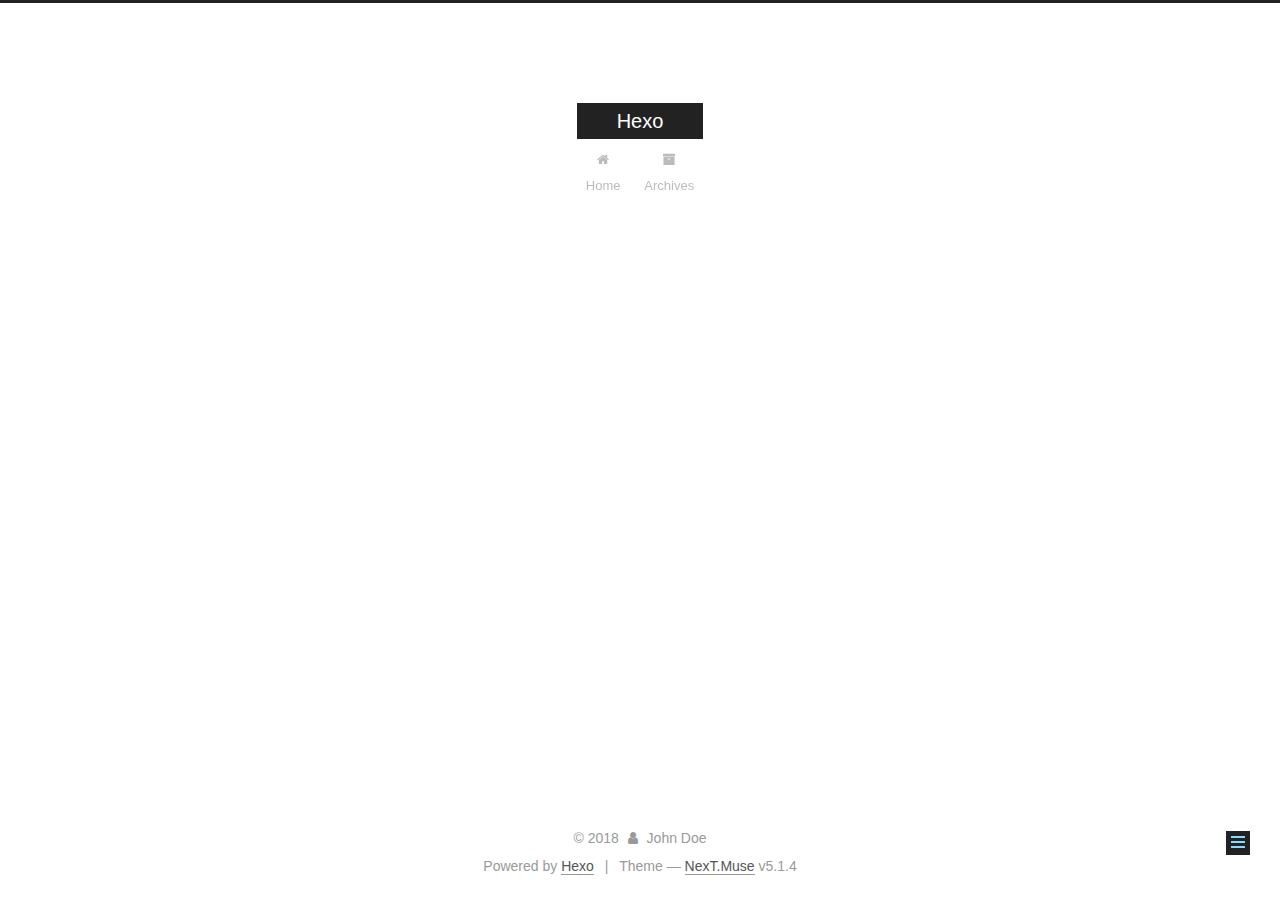
<file: 2018/12/27/postName/index.html>
<!DOCTYPE html>



  


<html class="theme-next muse use-motion" lang="">
<head><meta name="generator" content="Hexo 3.8.0">
  <meta charset="UTF-8">
<meta http-equiv="X-UA-Compatible" content="IE=edge">
<meta name="viewport" content="width=device-width, initial-scale=1, maximum-scale=1">
<meta name="theme-color" content="#222">









<meta http-equiv="Cache-Control" content="no-transform">
<meta http-equiv="Cache-Control" content="no-siteapp">
















  
  
  <link href="/lib/fancybox/source/jquery.fancybox.css?v=2.1.5" rel="stylesheet" type="text/css">







<link href="/lib/font-awesome/css/font-awesome.min.css?v=4.6.2" rel="stylesheet" type="text/css">

<link href="/css/main.css?v=5.1.4" rel="stylesheet" type="text/css">


  <link rel="apple-touch-icon" sizes="180x180" href="/images/apple-touch-icon-next.png?v=5.1.4">


  <link rel="icon" type="image/png" sizes="32x32" href="/images/favicon-32x32-next.png?v=5.1.4">


  <link rel="icon" type="image/png" sizes="16x16" href="/images/favicon-16x16-next.png?v=5.1.4">


  <link rel="mask-icon" href="/images/logo.svg?v=5.1.4" color="#222">





  <meta name="keywords" content="Hexo, NexT">










<meta property="og:type" content="article">
<meta property="og:title" content="postName">
<meta property="og:url" content="http://yoursite.com/2018/12/27/postName/index.html">
<meta property="og:site_name" content="Hexo">
<meta property="og:locale" content="default">
<meta property="og:updated_time" content="2018-12-27T04:04:27.590Z">
<meta name="twitter:card" content="summary">
<meta name="twitter:title" content="postName">



<script type="text/javascript" id="hexo.configurations">
  var NexT = window.NexT || {};
  var CONFIG = {
    root: '/',
    scheme: 'Muse',
    version: '5.1.4',
    sidebar: {"position":"left","display":"post","offset":12,"b2t":false,"scrollpercent":false,"onmobile":false},
    fancybox: true,
    tabs: true,
    motion: {"enable":true,"async":false,"transition":{"post_block":"fadeIn","post_header":"slideDownIn","post_body":"slideDownIn","coll_header":"slideLeftIn","sidebar":"slideUpIn"}},
    duoshuo: {
      userId: '0',
      author: 'Author'
    },
    algolia: {
      applicationID: '',
      apiKey: '',
      indexName: '',
      hits: {"per_page":10},
      labels: {"input_placeholder":"Search for Posts","hits_empty":"We didn't find any results for the search: ${query}","hits_stats":"${hits} results found in ${time} ms"}
    }
  };
</script>



  <link rel="canonical" href="http://yoursite.com/2018/12/27/postName/">





  <title>postName | Hexo</title>
  








</head>

<body itemscope="" itemtype="http://schema.org/WebPage" lang="default">

  
  
    
  

  <div class="container sidebar-position-left page-post-detail">
    <div class="headband"></div>

    <header id="header" class="header" itemscope="" itemtype="http://schema.org/WPHeader">
      <div class="header-inner"><div class="site-brand-wrapper">
  <div class="site-meta ">
    

    <div class="custom-logo-site-title">
      <a href="/" class="brand" rel="start">
        <span class="logo-line-before"><i></i></span>
        <span class="site-title">Hexo</span>
        <span class="logo-line-after"><i></i></span>
      </a>
    </div>
      
        <p class="site-subtitle"></p>
      
  </div>

  <div class="site-nav-toggle">
    <button>
      <span class="btn-bar"></span>
      <span class="btn-bar"></span>
      <span class="btn-bar"></span>
    </button>
  </div>
</div>

<nav class="site-nav">
  

  
    <ul id="menu" class="menu">
      
        
        <li class="menu-item menu-item-home">
          <a href="/" rel="section">
            
              <i class="menu-item-icon fa fa-fw fa-home"></i> <br>
            
            Home
          </a>
        </li>
      
        
        <li class="menu-item menu-item-archives">
          <a href="/archives/" rel="section">
            
              <i class="menu-item-icon fa fa-fw fa-archive"></i> <br>
            
            Archives
          </a>
        </li>
      

      
    </ul>
  

  
</nav>



 </div>
    </header>

    <main id="main" class="main">
      <div class="main-inner">
        <div class="content-wrap">
          <div id="content" class="content">
            

  <div id="posts" class="posts-expand">
    

  

  
  
  

  <article class="post post-type-normal" itemscope="" itemtype="http://schema.org/Article">
  
  
  
  <div class="post-block">
    <link itemprop="mainEntityOfPage" href="http://yoursite.com/2018/12/27/postName/">

    <span hidden itemprop="author" itemscope="" itemtype="http://schema.org/Person">
      <meta itemprop="name" content="John Doe">
      <meta itemprop="description" content="">
      <meta itemprop="image" content="/images/avatar.gif">
    </span>

    <span hidden itemprop="publisher" itemscope="" itemtype="http://schema.org/Organization">
      <meta itemprop="name" content="Hexo">
    </span>

    
      <header class="post-header">

        
        
          <h1 class="post-title" itemprop="name headline">postName</h1>
        

        <div class="post-meta">
          <span class="post-time">
            
              <span class="post-meta-item-icon">
                <i class="fa fa-calendar-o"></i>
              </span>
              
                <span class="post-meta-item-text">Posted on</span>
              
              <time title="Post created" itemprop="dateCreated datePublished" datetime="2018-12-27T12:04:27+08:00">
                2018-12-27
              </time>
            

            

            
          </span>

          

          
            
          

          
          

          

          

          

        </div>
      </header>
    

    
    
    
    <div class="post-body" itemprop="articleBody">

      
      

      
        
      
    </div>
    
    
    

    

    

    

    <footer class="post-footer">
      

      
      
      

      
        <div class="post-nav">
          <div class="post-nav-next post-nav-item">
            
              <a href="/2018/12/27/我的博客-1/" rel="next" title="我的博客">
                <i class="fa fa-chevron-left"></i> 我的博客
              </a>
            
          </div>

          <span class="post-nav-divider"></span>

          <div class="post-nav-prev post-nav-item">
            
          </div>
        </div>
      

      
      
    </footer>
  </div>
  
  
  
  </article>



    <div class="post-spread">
      
    </div>
  </div>


          </div>
          


          

  



        </div>
        
          
  
  <div class="sidebar-toggle">
    <div class="sidebar-toggle-line-wrap">
      <span class="sidebar-toggle-line sidebar-toggle-line-first"></span>
      <span class="sidebar-toggle-line sidebar-toggle-line-middle"></span>
      <span class="sidebar-toggle-line sidebar-toggle-line-last"></span>
    </div>
  </div>

  <aside id="sidebar" class="sidebar">
    
    <div class="sidebar-inner">

      

      

      <section class="site-overview-wrap sidebar-panel sidebar-panel-active">
        <div class="site-overview">
          <div class="site-author motion-element" itemprop="author" itemscope="" itemtype="http://schema.org/Person">
            
              <p class="site-author-name" itemprop="name">John Doe</p>
              <p class="site-description motion-element" itemprop="description"></p>
          </div>

          <nav class="site-state motion-element">

            
              <div class="site-state-item site-state-posts">
              
                <a href="/archives/">
              
                  <span class="site-state-item-count">4</span>
                  <span class="site-state-item-name">posts</span>
                </a>
              </div>
            

            

            

          </nav>

          

          

          
          

          
          

          

        </div>
      </section>

      

      

    </div>
  </aside>


        
      </div>
    </main>

    <footer id="footer" class="footer">
      <div class="footer-inner">
        <div class="copyright">&copy; <span itemprop="copyrightYear">2018</span>
  <span class="with-love">
    <i class="fa fa-user"></i>
  </span>
  <span class="author" itemprop="copyrightHolder">John Doe</span>

  
</div>


  <div class="powered-by">Powered by <a class="theme-link" target="_blank" href="https://hexo.io">Hexo</a></div>



  <span class="post-meta-divider">|</span>



  <div class="theme-info">Theme &mdash; <a class="theme-link" target="_blank" href="https://github.com/iissnan/hexo-theme-next">NexT.Muse</a> v5.1.4</div>




        







        
      </div>
    </footer>

    
      <div class="back-to-top">
        <i class="fa fa-arrow-up"></i>
        
      </div>
    

    

  </div>

  

<script type="text/javascript">
  if (Object.prototype.toString.call(window.Promise) !== '[object Function]') {
    window.Promise = null;
  }
</script>









  












  
  
    <script type="text/javascript" src="/lib/jquery/index.js?v=2.1.3"></script>
  

  
  
    <script type="text/javascript" src="/lib/fastclick/lib/fastclick.min.js?v=1.0.6"></script>
  

  
  
    <script type="text/javascript" src="/lib/jquery_lazyload/jquery.lazyload.js?v=1.9.7"></script>
  

  
  
    <script type="text/javascript" src="/lib/velocity/velocity.min.js?v=1.2.1"></script>
  

  
  
    <script type="text/javascript" src="/lib/velocity/velocity.ui.min.js?v=1.2.1"></script>
  

  
  
    <script type="text/javascript" src="/lib/fancybox/source/jquery.fancybox.pack.js?v=2.1.5"></script>
  


  


  <script type="text/javascript" src="/js/src/utils.js?v=5.1.4"></script>

  <script type="text/javascript" src="/js/src/motion.js?v=5.1.4"></script>



  
  

  
  <script type="text/javascript" src="/js/src/scrollspy.js?v=5.1.4"></script>
<script type="text/javascript" src="/js/src/post-details.js?v=5.1.4"></script>



  


  <script type="text/javascript" src="/js/src/bootstrap.js?v=5.1.4"></script>



  


  




	





  





  












  





  

  

  

  
  

  

  

  

</body>
</html>
</file>
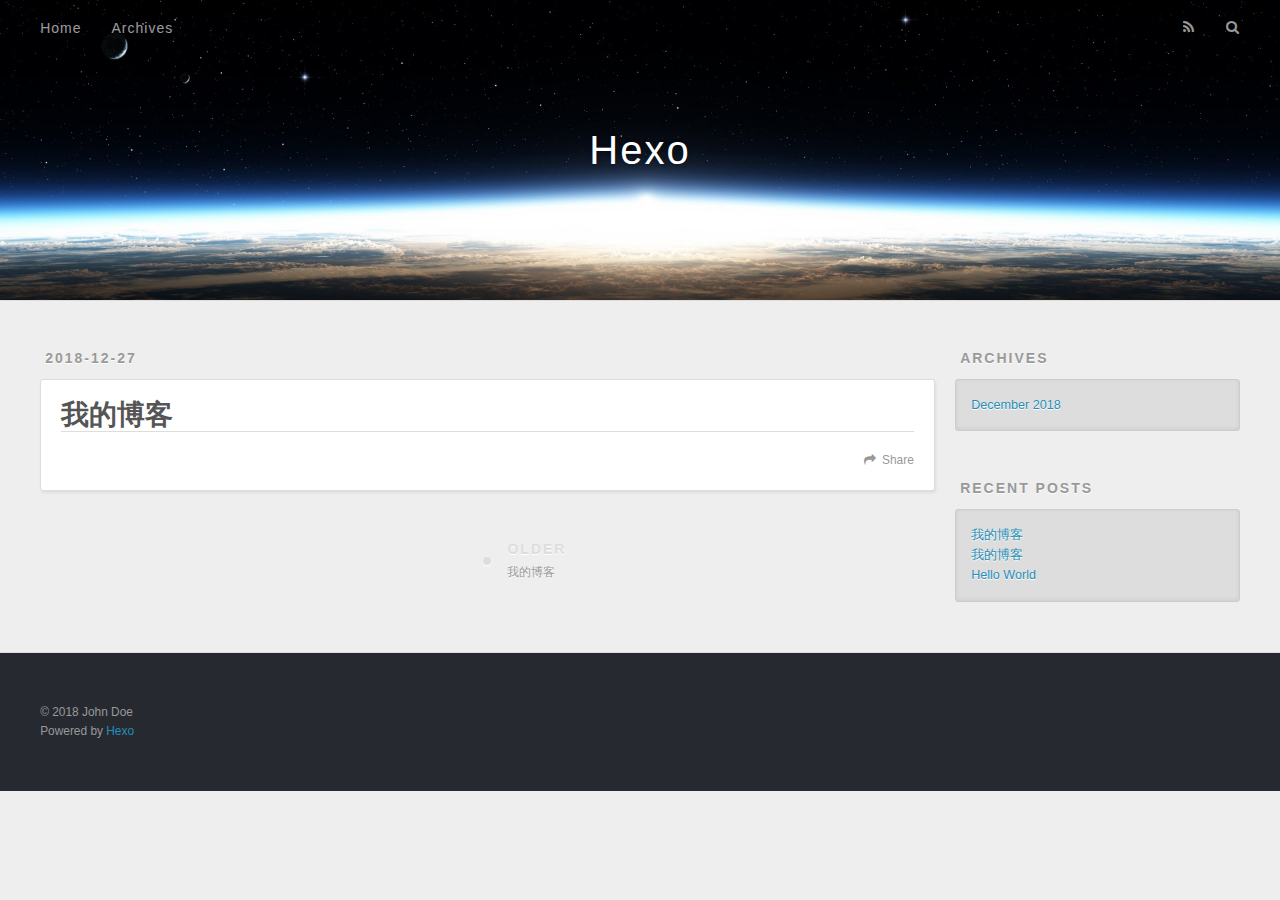
<file: 2018/12/27/我的博客-1/index.html>
<!DOCTYPE html>
<html>
<head><meta name="generator" content="Hexo 3.8.0">
  <meta charset="utf-8">
  

  
  <title>我的博客 | Hexo</title>
  <meta name="viewport" content="width=device-width, initial-scale=1, maximum-scale=1">
  <meta property="og:type" content="article">
<meta property="og:title" content="我的博客">
<meta property="og:url" content="http://yoursite.com/2018/12/27/我的博客-1/index.html">
<meta property="og:site_name" content="Hexo">
<meta property="og:locale" content="default">
<meta property="og:updated_time" content="2018-12-27T03:49:49.154Z">
<meta name="twitter:card" content="summary">
<meta name="twitter:title" content="我的博客">
  
    <link rel="alternate" href="/atom.xml" title="Hexo" type="application/atom+xml">
  
  
    <link rel="icon" href="/favicon.png">
  
  
    <link href="//fonts.googleapis.com/css?family=Source+Code+Pro" rel="stylesheet" type="text/css">
  
  <link rel="stylesheet" href="/css/style.css">
</head>
</html>
<body>
  <div id="container">
    <div id="wrap">
      <header id="header">
  <div id="banner"></div>
  <div id="header-outer" class="outer">
    <div id="header-title" class="inner">
      <h1 id="logo-wrap">
        <a href="/" id="logo">Hexo</a>
      </h1>
      
    </div>
    <div id="header-inner" class="inner">
      <nav id="main-nav">
        <a id="main-nav-toggle" class="nav-icon"></a>
        
          <a class="main-nav-link" href="/">Home</a>
        
          <a class="main-nav-link" href="/archives">Archives</a>
        
      </nav>
      <nav id="sub-nav">
        
          <a id="nav-rss-link" class="nav-icon" href="/atom.xml" title="RSS Feed"></a>
        
        <a id="nav-search-btn" class="nav-icon" title="Search"></a>
      </nav>
      <div id="search-form-wrap">
        <form action="//google.com/search" method="get" accept-charset="UTF-8" class="search-form"><input type="search" name="q" class="search-form-input" placeholder="Search"><button type="submit" class="search-form-submit">&#xF002;</button><input type="hidden" name="sitesearch" value="http://yoursite.com"></form>
      </div>
    </div>
  </div>
</header>
      <div class="outer">
        <section id="main"><article id="post-我的博客-1" class="article article-type-post" itemscope="" itemprop="blogPost">
  <div class="article-meta">
    <a href="/2018/12/27/我的博客-1/" class="article-date">
  <time datetime="2018-12-27T03:49:49.000Z" itemprop="datePublished">2018-12-27</time>
</a>
    
  </div>
  <div class="article-inner">
    
    
      <header class="article-header">
        
  
    <h1 class="article-title" itemprop="name">
      我的博客
    </h1>
  

      </header>
    
    <div class="article-entry" itemprop="articleBody">
      
        
      
    </div>
    <footer class="article-footer">
      <a data-url="http://yoursite.com/2018/12/27/我的博客-1/" data-id="cjq630bqp0002doo0f2xtszsb" class="article-share-link">Share</a>
      
      
    </footer>
  </div>
  
    
<nav id="article-nav">
  
  
    <a href="/2018/12/27/我的博客/" id="article-nav-older" class="article-nav-link-wrap">
      <strong class="article-nav-caption">Older</strong>
      <div class="article-nav-title">我的博客</div>
    </a>
  
</nav>

  
</article>

</section>
        
          <aside id="sidebar">
  
    

  
    

  
    
  
    
  <div class="widget-wrap">
    <h3 class="widget-title">Archives</h3>
    <div class="widget">
      <ul class="archive-list"><li class="archive-list-item"><a class="archive-list-link" href="/archives/2018/12/">December 2018</a></li></ul>
    </div>
  </div>


  
    
  <div class="widget-wrap">
    <h3 class="widget-title">Recent Posts</h3>
    <div class="widget">
      <ul>
        
          <li>
            <a href="/2018/12/27/我的博客-1/">我的博客</a>
          </li>
        
          <li>
            <a href="/2018/12/27/我的博客/">我的博客</a>
          </li>
        
          <li>
            <a href="/2018/12/27/hello-world/">Hello World</a>
          </li>
        
      </ul>
    </div>
  </div>

  
</aside>
        
      </div>
      <footer id="footer">
  
  <div class="outer">
    <div id="footer-info" class="inner">
      &copy; 2018 John Doe<br>
      Powered by <a href="http://hexo.io/" target="_blank">Hexo</a>
    </div>
  </div>
</footer>
    </div>
    <nav id="mobile-nav">
  
    <a href="/" class="mobile-nav-link">Home</a>
  
    <a href="/archives" class="mobile-nav-link">Archives</a>
  
</nav>
    

<script src="//ajax.googleapis.com/ajax/libs/jquery/2.0.3/jquery.min.js"></script>


  <link rel="stylesheet" href="/fancybox/jquery.fancybox.css">
  <script src="/fancybox/jquery.fancybox.pack.js"></script>


<script src="/js/script.js"></script>



  </div>
</body>
</html>
</file>
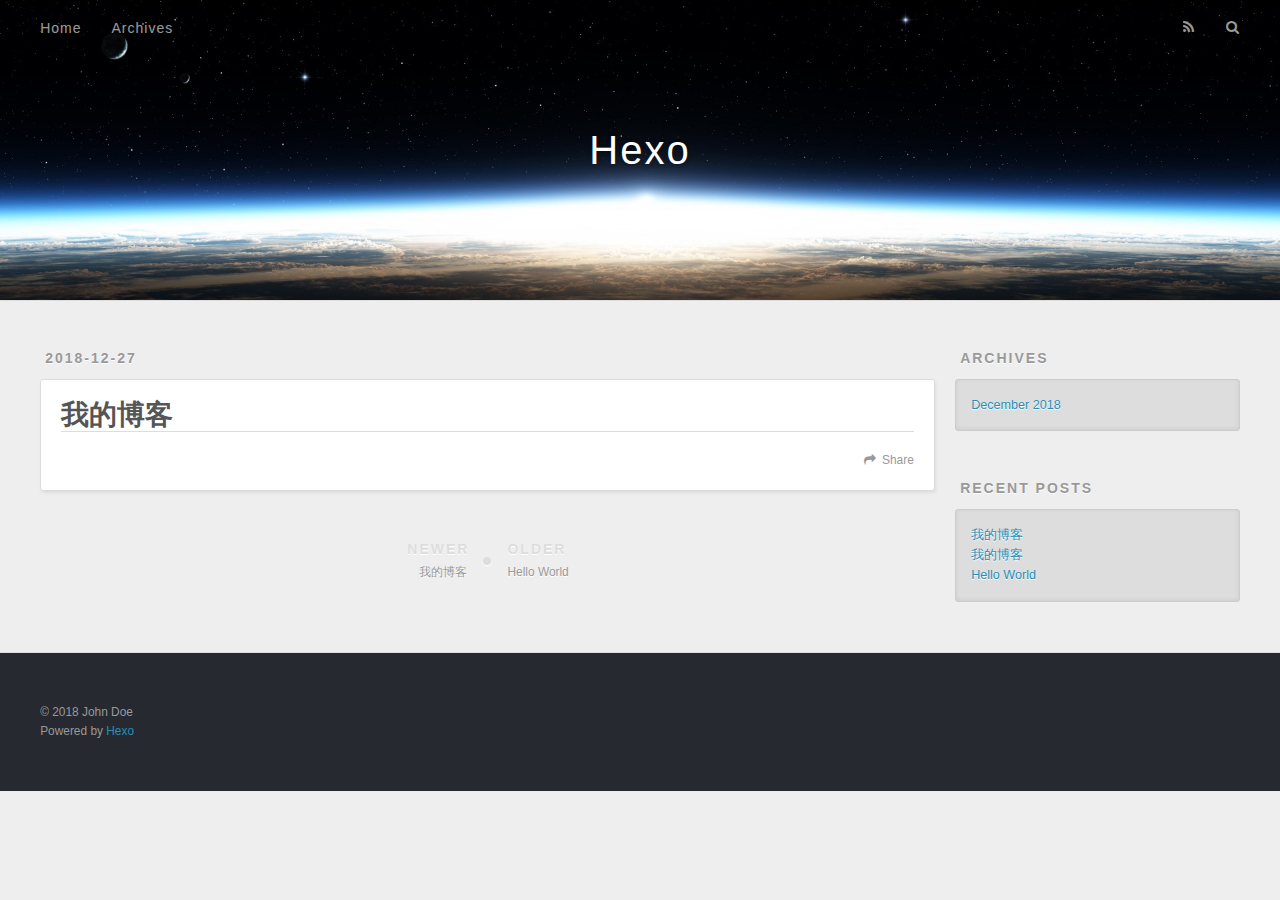
<file: 2018/12/27/我的博客/index.html>
<!DOCTYPE html>
<html>
<head><meta name="generator" content="Hexo 3.8.0">
  <meta charset="utf-8">
  

  
  <title>我的博客 | Hexo</title>
  <meta name="viewport" content="width=device-width, initial-scale=1, maximum-scale=1">
  <meta property="og:type" content="article">
<meta property="og:title" content="我的博客">
<meta property="og:url" content="http://yoursite.com/2018/12/27/我的博客/index.html">
<meta property="og:site_name" content="Hexo">
<meta property="og:locale" content="default">
<meta property="og:updated_time" content="2018-12-27T03:41:57.384Z">
<meta name="twitter:card" content="summary">
<meta name="twitter:title" content="我的博客">
  
    <link rel="alternate" href="/atom.xml" title="Hexo" type="application/atom+xml">
  
  
    <link rel="icon" href="/favicon.png">
  
  
    <link href="//fonts.googleapis.com/css?family=Source+Code+Pro" rel="stylesheet" type="text/css">
  
  <link rel="stylesheet" href="/css/style.css">
</head>
</html>
<body>
  <div id="container">
    <div id="wrap">
      <header id="header">
  <div id="banner"></div>
  <div id="header-outer" class="outer">
    <div id="header-title" class="inner">
      <h1 id="logo-wrap">
        <a href="/" id="logo">Hexo</a>
      </h1>
      
    </div>
    <div id="header-inner" class="inner">
      <nav id="main-nav">
        <a id="main-nav-toggle" class="nav-icon"></a>
        
          <a class="main-nav-link" href="/">Home</a>
        
          <a class="main-nav-link" href="/archives">Archives</a>
        
      </nav>
      <nav id="sub-nav">
        
          <a id="nav-rss-link" class="nav-icon" href="/atom.xml" title="RSS Feed"></a>
        
        <a id="nav-search-btn" class="nav-icon" title="Search"></a>
      </nav>
      <div id="search-form-wrap">
        <form action="//google.com/search" method="get" accept-charset="UTF-8" class="search-form"><input type="search" name="q" class="search-form-input" placeholder="Search"><button type="submit" class="search-form-submit">&#xF002;</button><input type="hidden" name="sitesearch" value="http://yoursite.com"></form>
      </div>
    </div>
  </div>
</header>
      <div class="outer">
        <section id="main"><article id="post-我的博客" class="article article-type-post" itemscope="" itemprop="blogPost">
  <div class="article-meta">
    <a href="/2018/12/27/我的博客/" class="article-date">
  <time datetime="2018-12-27T03:41:57.000Z" itemprop="datePublished">2018-12-27</time>
</a>
    
  </div>
  <div class="article-inner">
    
    
      <header class="article-header">
        
  
    <h1 class="article-title" itemprop="name">
      我的博客
    </h1>
  

      </header>
    
    <div class="article-entry" itemprop="articleBody">
      
        
      
    </div>
    <footer class="article-footer">
      <a data-url="http://yoursite.com/2018/12/27/我的博客/" data-id="cjq630bqj0001doo0p9rtwd1z" class="article-share-link">Share</a>
      
      
    </footer>
  </div>
  
    
<nav id="article-nav">
  
    <a href="/2018/12/27/我的博客-1/" id="article-nav-newer" class="article-nav-link-wrap">
      <strong class="article-nav-caption">Newer</strong>
      <div class="article-nav-title">
        
          我的博客
        
      </div>
    </a>
  
  
    <a href="/2018/12/27/hello-world/" id="article-nav-older" class="article-nav-link-wrap">
      <strong class="article-nav-caption">Older</strong>
      <div class="article-nav-title">Hello World</div>
    </a>
  
</nav>

  
</article>

</section>
        
          <aside id="sidebar">
  
    

  
    

  
    
  
    
  <div class="widget-wrap">
    <h3 class="widget-title">Archives</h3>
    <div class="widget">
      <ul class="archive-list"><li class="archive-list-item"><a class="archive-list-link" href="/archives/2018/12/">December 2018</a></li></ul>
    </div>
  </div>


  
    
  <div class="widget-wrap">
    <h3 class="widget-title">Recent Posts</h3>
    <div class="widget">
      <ul>
        
          <li>
            <a href="/2018/12/27/我的博客-1/">我的博客</a>
          </li>
        
          <li>
            <a href="/2018/12/27/我的博客/">我的博客</a>
          </li>
        
          <li>
            <a href="/2018/12/27/hello-world/">Hello World</a>
          </li>
        
      </ul>
    </div>
  </div>

  
</aside>
        
      </div>
      <footer id="footer">
  
  <div class="outer">
    <div id="footer-info" class="inner">
      &copy; 2018 John Doe<br>
      Powered by <a href="http://hexo.io/" target="_blank">Hexo</a>
    </div>
  </div>
</footer>
    </div>
    <nav id="mobile-nav">
  
    <a href="/" class="mobile-nav-link">Home</a>
  
    <a href="/archives" class="mobile-nav-link">Archives</a>
  
</nav>
    

<script src="//ajax.googleapis.com/ajax/libs/jquery/2.0.3/jquery.min.js"></script>


  <link rel="stylesheet" href="/fancybox/jquery.fancybox.css">
  <script src="/fancybox/jquery.fancybox.pack.js"></script>


<script src="/js/script.js"></script>



  </div>
</body>
</html>
</file>
<file: css/style.css>
body {
  width: 100%;
}
body:before,
body:after {
  content: "";
  display: table;
}
body:after {
  clear: both;
}
html,
body,
div,
span,
applet,
object,
iframe,
h1,
h2,
h3,
h4,
h5,
h6,
p,
blockquote,
pre,
a,
abbr,
acronym,
address,
big,
cite,
code,
del,
dfn,
em,
img,
ins,
kbd,
q,
s,
samp,
small,
strike,
strong,
sub,
sup,
tt,
var,
dl,
dt,
dd,
ol,
ul,
li,
fieldset,
form,
label,
legend,
table,
caption,
tbody,
tfoot,
thead,
tr,
th,
td {
  margin: 0;
  padding: 0;
  border: 0;
  outline: 0;
  font-weight: inherit;
  font-style: inherit;
  font-family: inherit;
  font-size: 100%;
  vertical-align: baseline;
}
body {
  line-height: 1;
  color: #000;
  background: #fff;
}
ol,
ul {
  list-style: none;
}
table {
  border-collapse: separate;
  border-spacing: 0;
  vertical-align: middle;
}
caption,
th,
td {
  text-align: left;
  font-weight: normal;
  vertical-align: middle;
}
a img {
  border: none;
}
input,
button {
  margin: 0;
  padding: 0;
}
input::-moz-focus-inner,
button::-moz-focus-inner {
  border: 0;
  padding: 0;
}
@font-face {
  font-family: FontAwesome;
  font-style: normal;
  font-weight: normal;
  src: url("fonts/fontawesome-webfont.eot?v=#4.0.3");
  src: url("fonts/fontawesome-webfont.eot?#iefix&v=#4.0.3") format("embedded-opentype"), url("fonts/fontawesome-webfont.woff?v=#4.0.3") format("woff"), url("fonts/fontawesome-webfont.ttf?v=#4.0.3") format("truetype"), url("fonts/fontawesome-webfont.svg#fontawesomeregular?v=#4.0.3") format("svg");
}
html,
body,
#container {
  height: 100%;
}
body {
  background: #eee;
  font: 14px -apple-system, BlinkMacSystemFont, "Segoe UI", "Roboto", "Oxygen", "Ubuntu", "Cantarell", "Fira Sans", "Droid Sans", "Helvetica Neue", sans-serif;
  -webkit-text-size-adjust: 100%;
}
.outer {
  max-width: 1220px;
  margin: 0 auto;
  padding: 0 20px;
}
.outer:before,
.outer:after {
  content: "";
  display: table;
}
.outer:after {
  clear: both;
}
.inner {
  display: inline;
  float: left;
  width: 98.33333333333333%;
  margin: 0 0.833333333333333%;
}
.left,
.alignleft {
  float: left;
}
.right,
.alignright {
  float: right;
}
.clear {
  clear: both;
}
#container {
  position: relative;
}
.mobile-nav-on {
  overflow: hidden;
}
#wrap {
  height: 100%;
  width: 100%;
  position: absolute;
  top: 0;
  left: 0;
  -webkit-transition: 0.2s ease-out;
  -moz-transition: 0.2s ease-out;
  -ms-transition: 0.2s ease-out;
  transition: 0.2s ease-out;
  z-index: 1;
  background: #eee;
}
.mobile-nav-on #wrap {
  left: 280px;
}
@media screen and (min-width: 768px) {
  #main {
    display: inline;
    float: left;
    width: 73.33333333333333%;
    margin: 0 0.833333333333333%;
  }
}
.article-date,
.article-category-link,
.archive-year,
.widget-title {
  text-decoration: none;
  text-transform: uppercase;
  letter-spacing: 2px;
  color: #999;
  margin-bottom: 1em;
  margin-left: 5px;
  line-height: 1em;
  text-shadow: 0 1px #fff;
  font-weight: bold;
}
.article-inner,
.archive-article-inner {
  background: #fff;
  -webkit-box-shadow: 1px 2px 3px #ddd;
  box-shadow: 1px 2px 3px #ddd;
  border: 1px solid #ddd;
  border-radius: 3px;
}
.article-entry h1,
.widget h1 {
  font-size: 2em;
}
.article-entry h2,
.widget h2 {
  font-size: 1.5em;
}
.article-entry h3,
.widget h3 {
  font-size: 1.3em;
}
.article-entry h4,
.widget h4 {
  font-size: 1.2em;
}
.article-entry h5,
.widget h5 {
  font-size: 1em;
}
.article-entry h6,
.widget h6 {
  font-size: 1em;
  color: #999;
}
.article-entry hr,
.widget hr {
  border: 1px dashed #ddd;
}
.article-entry strong,
.widget strong {
  font-weight: bold;
}
.article-entry em,
.widget em,
.article-entry cite,
.widget cite {
  font-style: italic;
}
.article-entry sup,
.widget sup,
.article-entry sub,
.widget sub {
  font-size: 0.75em;
  line-height: 0;
  position: relative;
  vertical-align: baseline;
}
.article-entry sup,
.widget sup {
  top: -0.5em;
}
.article-entry sub,
.widget sub {
  bottom: -0.2em;
}
.article-entry small,
.widget small {
  font-size: 0.85em;
}
.article-entry acronym,
.widget acronym,
.article-entry abbr,
.widget abbr {
  border-bottom: 1px dotted;
}
.article-entry ul,
.widget ul,
.article-entry ol,
.widget ol,
.article-entry dl,
.widget dl {
  margin: 0 20px;
  line-height: 1.6em;
}
.article-entry ul ul,
.widget ul ul,
.article-entry ol ul,
.widget ol ul,
.article-entry ul ol,
.widget ul ol,
.article-entry ol ol,
.widget ol ol {
  margin-top: 0;
  margin-bottom: 0;
}
.article-entry ul,
.widget ul {
  list-style: disc;
}
.article-entry ol,
.widget ol {
  list-style: decimal;
}
.article-entry dt,
.widget dt {
  font-weight: bold;
}
#header {
  height: 300px;
  position: relative;
  border-bottom: 1px solid #ddd;
}
#header:before,
#header:after {
  content: "";
  position: absolute;
  left: 0;
  right: 0;
  height: 40px;
}
#header:before {
  top: 0;
  background: -webkit-linear-gradient(rgba(0,0,0,0.2), transparent);
  background: -moz-linear-gradient(rgba(0,0,0,0.2), transparent);
  background: -ms-linear-gradient(rgba(0,0,0,0.2), transparent);
  background: linear-gradient(rgba(0,0,0,0.2), transparent);
}
#header:after {
  bottom: 0;
  background: -webkit-linear-gradient(transparent, rgba(0,0,0,0.2));
  background: -moz-linear-gradient(transparent, rgba(0,0,0,0.2));
  background: -ms-linear-gradient(transparent, rgba(0,0,0,0.2));
  background: linear-gradient(transparent, rgba(0,0,0,0.2));
}
#header-outer {
  height: 100%;
  position: relative;
}
#header-inner {
  position: relative;
  overflow: hidden;
}
#banner {
  position: absolute;
  top: 0;
  left: 0;
  width: 100%;
  height: 100%;
  background: url("images/banner.jpg") center #000;
  -webkit-background-size: cover;
  -moz-background-size: cover;
  background-size: cover;
  z-index: -1;
}
#header-title {
  text-align: center;
  height: 40px;
  position: absolute;
  top: 50%;
  left: 0;
  margin-top: -20px;
}
#logo,
#subtitle {
  text-decoration: none;
  color: #fff;
  font-weight: 300;
  text-shadow: 0 1px 4px rgba(0,0,0,0.3);
}
#logo {
  font-size: 40px;
  line-height: 40px;
  letter-spacing: 2px;
}
#subtitle {
  font-size: 16px;
  line-height: 16px;
  letter-spacing: 1px;
}
#subtitle-wrap {
  margin-top: 16px;
}
#main-nav {
  float: left;
  margin-left: -15px;
}
.nav-icon,
.main-nav-link {
  float: left;
  color: #fff;
  opacity: 0.6;
  text-decoration: none;
  text-shadow: 0 1px rgba(0,0,0,0.2);
  -webkit-transition: opacity 0.2s;
  -moz-transition: opacity 0.2s;
  -ms-transition: opacity 0.2s;
  transition: opacity 0.2s;
  display: block;
  padding: 20px 15px;
}
.nav-icon:hover,
.main-nav-link:hover {
  opacity: 1;
}
.nav-icon {
  font-family: FontAwesome;
  text-align: center;
  font-size: 14px;
  width: 14px;
  height: 14px;
  padding: 20px 15px;
  position: relative;
  cursor: pointer;
}
.main-nav-link {
  font-weight: 300;
  letter-spacing: 1px;
}
@media screen and (max-width: 479px) {
  .main-nav-link {
    display: none;
  }
}
#main-nav-toggle {
  display: none;
}
#main-nav-toggle:before {
  content: "\f0c9";
}
@media screen and (max-width: 479px) {
  #main-nav-toggle {
    display: block;
  }
}
#sub-nav {
  float: right;
  margin-right: -15px;
}
#nav-rss-link:before {
  content: "\f09e";
}
#nav-search-btn:before {
  content: "\f002";
}
#search-form-wrap {
  position: absolute;
  top: 15px;
  width: 150px;
  height: 30px;
  right: -150px;
  opacity: 0;
  -webkit-transition: 0.2s ease-out;
  -moz-transition: 0.2s ease-out;
  -ms-transition: 0.2s ease-out;
  transition: 0.2s ease-out;
}
#search-form-wrap.on {
  opacity: 1;
  right: 0;
}
@media screen and (max-width: 479px) {
  #search-form-wrap {
    width: 100%;
    right: -100%;
  }
}
.search-form {
  position: absolute;
  top: 0;
  left: 0;
  right: 0;
  background: #fff;
  padding: 5px 15px;
  border-radius: 15px;
  -webkit-box-shadow: 0 0 10px rgba(0,0,0,0.3);
  box-shadow: 0 0 10px rgba(0,0,0,0.3);
}
.search-form-input {
  border: none;
  background: none;
  color: #555;
  width: 100%;
  font: 13px -apple-system, BlinkMacSystemFont, "Segoe UI", "Roboto", "Oxygen", "Ubuntu", "Cantarell", "Fira Sans", "Droid Sans", "Helvetica Neue", sans-serif;
  outline: none;
}
.search-form-input::-webkit-search-results-decoration,
.search-form-input::-webkit-search-cancel-button {
  -webkit-appearance: none;
}
.search-form-submit {
  position: absolute;
  top: 50%;
  right: 10px;
  margin-top: -7px;
  font: 13px FontAwesome;
  border: none;
  background: none;
  color: #bbb;
  cursor: pointer;
}
.search-form-submit:hover,
.search-form-submit:focus {
  color: #777;
}
.article {
  margin: 50px 0;
}
.article-inner {
  overflow: hidden;
}
.article-meta:before,
.article-meta:after {
  content: "";
  display: table;
}
.article-meta:after {
  clear: both;
}
.article-date {
  float: left;
}
.article-category {
  float: left;
  line-height: 1em;
  color: #ccc;
  text-shadow: 0 1px #fff;
  margin-left: 8px;
}
.article-category:before {
  content: "\2022";
}
.article-category-link {
  margin: 0 12px 1em;
}
.article-header {
  padding: 20px 20px 0;
}
.article-title {
  text-decoration: none;
  font-size: 2em;
  font-weight: bold;
  color: #555;
  line-height: 1.1em;
  -webkit-transition: color 0.2s;
  -moz-transition: color 0.2s;
  -ms-transition: color 0.2s;
  transition: color 0.2s;
}
a.article-title:hover {
  color: #258fb8;
}
.article-entry {
  color: #555;
  padding: 0 20px;
}
.article-entry:before,
.article-entry:after {
  content: "";
  display: table;
}
.article-entry:after {
  clear: both;
}
.article-entry p,
.article-entry table {
  line-height: 1.6em;
  margin: 1.6em 0;
}
.article-entry h1,
.article-entry h2,
.article-entry h3,
.article-entry h4,
.article-entry h5,
.article-entry h6 {
  font-weight: bold;
}
.article-entry h1,
.article-entry h2,
.article-entry h3,
.article-entry h4,
.article-entry h5,
.article-entry h6 {
  line-height: 1.1em;
  margin: 1.1em 0;
}
.article-entry a {
  color: #258fb8;
  text-decoration: none;
}
.article-entry a:hover {
  text-decoration: underline;
}
.article-entry ul,
.article-entry ol,
.article-entry dl {
  margin-top: 1.6em;
  margin-bottom: 1.6em;
}
.article-entry img,
.article-entry video {
  max-width: 100%;
  height: auto;
  display: block;
  margin: auto;
}
.article-entry iframe {
  border: none;
}
.article-entry table {
  width: 100%;
  border-collapse: collapse;
  border-spacing: 0;
}
.article-entry th {
  font-weight: bold;
  border-bottom: 3px solid #ddd;
  padding-bottom: 0.5em;
}
.article-entry td {
  border-bottom: 1px solid #ddd;
  padding: 10px 0;
}
.article-entry blockquote {
  font-family: Georgia, "Times New Roman", serif;
  font-size: 1.4em;
  margin: 1.6em 20px;
  text-align: center;
}
.article-entry blockquote footer {
  font-size: 14px;
  margin: 1.6em 0;
  font-family: -apple-system, BlinkMacSystemFont, "Segoe UI", "Roboto", "Oxygen", "Ubuntu", "Cantarell", "Fira Sans", "Droid Sans", "Helvetica Neue", sans-serif;
}
.article-entry blockquote footer cite:before {
  content: "—";
  padding: 0 0.5em;
}
.article-entry .pullquote {
  text-align: left;
  width: 45%;
  margin: 0;
}
.article-entry .pullquote.left {
  margin-left: 0.5em;
  margin-right: 1em;
}
.article-entry .pullquote.right {
  margin-right: 0.5em;
  margin-left: 1em;
}
.article-entry .caption {
  color: #999;
  display: block;
  font-size: 0.9em;
  margin-top: 0.5em;
  position: relative;
  text-align: center;
}
.article-entry .video-container {
  position: relative;
  padding-top: 56.25%;
  height: 0;
  overflow: hidden;
}
.article-entry .video-container iframe,
.article-entry .video-container object,
.article-entry .video-container embed {
  position: absolute;
  top: 0;
  left: 0;
  width: 100%;
  height: 100%;
  margin-top: 0;
}
.article-more-link a {
  display: inline-block;
  line-height: 1em;
  padding: 6px 15px;
  border-radius: 15px;
  background: #eee;
  color: #999;
  text-shadow: 0 1px #fff;
  text-decoration: none;
}
.article-more-link a:hover {
  background: #258fb8;
  color: #fff;
  text-decoration: none;
  text-shadow: 0 1px #1e7293;
}
.article-footer {
  font-size: 0.85em;
  line-height: 1.6em;
  border-top: 1px solid #ddd;
  padding-top: 1.6em;
  margin: 0 20px 20px;
}
.article-footer:before,
.article-footer:after {
  content: "";
  display: table;
}
.article-footer:after {
  clear: both;
}
.article-footer a {
  color: #999;
  text-decoration: none;
}
.article-footer a:hover {
  color: #555;
}
.article-tag-list-item {
  float: left;
  margin-right: 10px;
}
.article-tag-list-link:before {
  content: "#";
}
.article-comment-link {
  float: right;
}
.article-comment-link:before {
  content: "\f075";
  font-family: FontAwesome;
  padding-right: 8px;
}
.article-share-link {
  cursor: pointer;
  float: right;
  margin-left: 20px;
}
.article-share-link:before {
  content: "\f064";
  font-family: FontAwesome;
  padding-right: 6px;
}
#article-nav {
  position: relative;
}
#article-nav:before,
#article-nav:after {
  content: "";
  display: table;
}
#article-nav:after {
  clear: both;
}
@media screen and (min-width: 768px) {
  #article-nav {
    margin: 50px 0;
  }
  #article-nav:before {
    width: 8px;
    height: 8px;
    position: absolute;
    top: 50%;
    left: 50%;
    margin-top: -4px;
    margin-left: -4px;
    content: "";
    border-radius: 50%;
    background: #ddd;
    -webkit-box-shadow: 0 1px 2px #fff;
    box-shadow: 0 1px 2px #fff;
  }
}
.article-nav-link-wrap {
  text-decoration: none;
  text-shadow: 0 1px #fff;
  color: #999;
  -webkit-box-sizing: border-box;
  -moz-box-sizing: border-box;
  box-sizing: border-box;
  margin-top: 50px;
  text-align: center;
  display: block;
}
.article-nav-link-wrap:hover {
  color: #555;
}
@media screen and (min-width: 768px) {
  .article-nav-link-wrap {
    width: 50%;
    margin-top: 0;
  }
}
@media screen and (min-width: 768px) {
  #article-nav-newer {
    float: left;
    text-align: right;
    padding-right: 20px;
  }
}
@media screen and (min-width: 768px) {
  #article-nav-older {
    float: right;
    text-align: left;
    padding-left: 20px;
  }
}
.article-nav-caption {
  text-transform: uppercase;
  letter-spacing: 2px;
  color: #ddd;
  line-height: 1em;
  font-weight: bold;
}
#article-nav-newer .article-nav-caption {
  margin-right: -2px;
}
.article-nav-title {
  font-size: 0.85em;
  line-height: 1.6em;
  margin-top: 0.5em;
}
.article-share-box {
  position: absolute;
  display: none;
  background: #fff;
  -webkit-box-shadow: 1px 2px 10px rgba(0,0,0,0.2);
  box-shadow: 1px 2px 10px rgba(0,0,0,0.2);
  border-radius: 3px;
  margin-left: -145px;
  overflow: hidden;
  z-index: 1;
}
.article-share-box.on {
  display: block;
}
.article-share-input {
  width: 100%;
  background: none;
  -webkit-box-sizing: border-box;
  -moz-box-sizing: border-box;
  box-sizing: border-box;
  font: 14px -apple-system, BlinkMacSystemFont, "Segoe UI", "Roboto", "Oxygen", "Ubuntu", "Cantarell", "Fira Sans", "Droid Sans", "Helvetica Neue", sans-serif;
  padding: 0 15px;
  color: #555;
  outline: none;
  border: 1px solid #ddd;
  border-radius: 3px 3px 0 0;
  height: 36px;
  line-height: 36px;
}
.article-share-links {
  background: #eee;
}
.article-share-links:before,
.article-share-links:after {
  content: "";
  display: table;
}
.article-share-links:after {
  clear: both;
}
.article-share-twitter,
.article-share-facebook,
.article-share-pinterest,
.article-share-google {
  width: 50px;
  height: 36px;
  display: block;
  float: left;
  position: relative;
  color: #999;
  text-shadow: 0 1px #fff;
}
.article-share-twitter:before,
.article-share-facebook:before,
.article-share-pinterest:before,
.article-share-google:before {
  font-size: 20px;
  font-family: FontAwesome;
  width: 20px;
  height: 20px;
  position: absolute;
  top: 50%;
  left: 50%;
  margin-top: -10px;
  margin-left: -10px;
  text-align: center;
}
.article-share-twitter:hover,
.article-share-facebook:hover,
.article-share-pinterest:hover,
.article-share-google:hover {
  color: #fff;
}
.article-share-twitter:before {
  content: "\f099";
}
.article-share-twitter:hover {
  background: #00aced;
  text-shadow: 0 1px #008abe;
}
.article-share-facebook:before {
  content: "\f09a";
}
.article-share-facebook:hover {
  background: #3b5998;
  text-shadow: 0 1px #2f477a;
}
.article-share-pinterest:before {
  content: "\f0d2";
}
.article-share-pinterest:hover {
  background: #cb2027;
  text-shadow: 0 1px #a21a1f;
}
.article-share-google:before {
  content: "\f0d5";
}
.article-share-google:hover {
  background: #dd4b39;
  text-shadow: 0 1px #be3221;
}
.article-gallery {
  background: #000;
  position: relative;
}
.article-gallery-photos {
  position: relative;
  overflow: hidden;
}
.article-gallery-img {
  display: none;
  max-width: 100%;
}
.article-gallery-img:first-child {
  display: block;
}
.article-gallery-img.loaded {
  position: absolute;
  display: block;
}
.article-gallery-img img {
  display: block;
  max-width: 100%;
  margin: 0 auto;
}
#comments {
  background: #fff;
  -webkit-box-shadow: 1px 2px 3px #ddd;
  box-shadow: 1px 2px 3px #ddd;
  padding: 20px;
  border: 1px solid #ddd;
  border-radius: 3px;
  margin: 50px 0;
}
#comments a {
  color: #258fb8;
}
.archives-wrap {
  margin: 50px 0;
}
.archives:before,
.archives:after {
  content: "";
  display: table;
}
.archives:after {
  clear: both;
}
.archive-year-wrap {
  margin-bottom: 1em;
}
.archives {
  -webkit-column-gap: 10px;
  -moz-column-gap: 10px;
  column-gap: 10px;
}
@media screen and (min-width: 480px) and (max-width: 767px) {
  .archives {
    -webkit-column-count: 2;
    -moz-column-count: 2;
    column-count: 2;
  }
}
@media screen and (min-width: 768px) {
  .archives {
    -webkit-column-count: 3;
    -moz-column-count: 3;
    column-count: 3;
  }
}
.archive-article {
  -webkit-column-break-inside: avoid;
  page-break-inside: avoid;
  overflow: hidden;
  break-inside: avoid-column;
}
.archive-article-inner {
  padding: 10px;
  margin-bottom: 15px;
}
.archive-article-title {
  text-decoration: none;
  font-weight: bold;
  color: #555;
  -webkit-transition: color 0.2s;
  -moz-transition: color 0.2s;
  -ms-transition: color 0.2s;
  transition: color 0.2s;
  line-height: 1.6em;
}
.archive-article-title:hover {
  color: #258fb8;
}
.archive-article-footer {
  margin-top: 1em;
}
.archive-article-date {
  color: #999;
  text-decoration: none;
  font-size: 0.85em;
  line-height: 1em;
  margin-bottom: 0.5em;
  display: block;
}
#page-nav {
  margin: 50px auto;
  background: #fff;
  -webkit-box-shadow: 1px 2px 3px #ddd;
  box-shadow: 1px 2px 3px #ddd;
  border: 1px solid #ddd;
  border-radius: 3px;
  text-align: center;
  color: #999;
  overflow: hidden;
}
#page-nav:before,
#page-nav:after {
  content: "";
  display: table;
}
#page-nav:after {
  clear: both;
}
#page-nav a,
#page-nav span {
  padding: 10px 20px;
  line-height: 1;
  height: 2ex;
}
#page-nav a {
  color: #999;
  text-decoration: none;
}
#page-nav a:hover {
  background: #999;
  color: #fff;
}
#page-nav .prev {
  float: left;
}
#page-nav .next {
  float: right;
}
#page-nav .page-number {
  display: inline-block;
}
@media screen and (max-width: 479px) {
  #page-nav .page-number {
    display: none;
  }
}
#page-nav .current {
  color: #555;
  font-weight: bold;
}
#page-nav .space {
  color: #ddd;
}
#footer {
  background: #262a30;
  padding: 50px 0;
  border-top: 1px solid #ddd;
  color: #999;
}
#footer a {
  color: #258fb8;
  text-decoration: none;
}
#footer a:hover {
  text-decoration: underline;
}
#footer-info {
  line-height: 1.6em;
  font-size: 0.85em;
}
.article-entry pre,
.article-entry .highlight {
  background: #2d2d2d;
  margin: 0 -20px;
  padding: 15px 20px;
  border-style: solid;
  border-color: #ddd;
  border-width: 1px 0;
  overflow: auto;
  color: #ccc;
  line-height: 22.400000000000002px;
}
.article-entry .highlight .gutter pre,
.article-entry .gist .gist-file .gist-data .line-numbers {
  color: #666;
  font-size: 0.85em;
}
.article-entry pre,
.article-entry code {
  font-family: "Source Code Pro", Consolas, Monaco, Menlo, Consolas, monospace;
}
.article-entry code {
  background: #eee;
  text-shadow: 0 1px #fff;
  padding: 0 0.3em;
}
.article-entry pre code {
  background: none;
  text-shadow: none;
  padding: 0;
}
.article-entry .highlight pre {
  border: none;
  margin: 0;
  padding: 0;
}
.article-entry .highlight table {
  margin: 0;
  width: auto;
}
.article-entry .highlight td {
  border: none;
  padding: 0;
}
.article-entry .highlight figcaption {
  font-size: 0.85em;
  color: #999;
  line-height: 1em;
  margin-bottom: 1em;
}
.article-entry .highlight figcaption:before,
.article-entry .highlight figcaption:after {
  content: "";
  display: table;
}
.article-entry .highlight figcaption:after {
  clear: both;
}
.article-entry .highlight figcaption a {
  float: right;
}
.article-entry .highlight .gutter pre {
  text-align: right;
  padding-right: 20px;
}
.article-entry .highlight .line {
  height: 22.400000000000002px;
}
.article-entry .highlight .line.marked {
  background: #515151;
}
.article-entry .gist {
  margin: 0 -20px;
  border-style: solid;
  border-color: #ddd;
  border-width: 1px 0;
  background: #2d2d2d;
  padding: 15px 20px 15px 0;
}
.article-entry .gist .gist-file {
  border: none;
  font-family: "Source Code Pro", Consolas, Monaco, Menlo, Consolas, monospace;
  margin: 0;
}
.article-entry .gist .gist-file .gist-data {
  background: none;
  border: none;
}
.article-entry .gist .gist-file .gist-data .line-numbers {
  background: none;
  border: none;
  padding: 0 20px 0 0;
}
.article-entry .gist .gist-file .gist-data .line-data {
  padding: 0 !important;
}
.article-entry .gist .gist-file .highlight {
  margin: 0;
  padding: 0;
  border: none;
}
.article-entry .gist .gist-file .gist-meta {
  background: #2d2d2d;
  color: #999;
  font: 0.85em -apple-system, BlinkMacSystemFont, "Segoe UI", "Roboto", "Oxygen", "Ubuntu", "Cantarell", "Fira Sans", "Droid Sans", "Helvetica Neue", sans-serif;
  text-shadow: 0 0;
  padding: 0;
  margin-top: 1em;
  margin-left: 20px;
}
.article-entry .gist .gist-file .gist-meta a {
  color: #258fb8;
  font-weight: normal;
}
.article-entry .gist .gist-file .gist-meta a:hover {
  text-decoration: underline;
}
pre .comment,
pre .title {
  color: #999;
}
pre .variable,
pre .attribute,
pre .tag,
pre .regexp,
pre .ruby .constant,
pre .xml .tag .title,
pre .xml .pi,
pre .xml .doctype,
pre .html .doctype,
pre .css .id,
pre .css .class,
pre .css .pseudo {
  color: #f2777a;
}
pre .number,
pre .preprocessor,
pre .built_in,
pre .literal,
pre .params,
pre .constant {
  color: #f99157;
}
pre .class,
pre .ruby .class .title,
pre .css .rules .attribute {
  color: #9c9;
}
pre .string,
pre .value,
pre .inheritance,
pre .header,
pre .ruby .symbol,
pre .xml .cdata {
  color: #9c9;
}
pre .css .hexcolor {
  color: #6cc;
}
pre .function,
pre .python .decorator,
pre .python .title,
pre .ruby .function .title,
pre .ruby .title .keyword,
pre .perl .sub,
pre .javascript .title,
pre .coffeescript .title {
  color: #69c;
}
pre .keyword,
pre .javascript .function {
  color: #c9c;
}
@media screen and (max-width: 479px) {
  #mobile-nav {
    position: absolute;
    top: 0;
    left: 0;
    width: 280px;
    height: 100%;
    background: #191919;
    border-right: 1px solid #fff;
  }
}
@media screen and (max-width: 479px) {
  .mobile-nav-link {
    display: block;
    color: #999;
    text-decoration: none;
    padding: 15px 20px;
    font-weight: bold;
  }
  .mobile-nav-link:hover {
    color: #fff;
  }
}
@media screen and (min-width: 768px) {
  #sidebar {
    display: inline;
    float: left;
    width: 23.333333333333332%;
    margin: 0 0.833333333333333%;
  }
}
.widget-wrap {
  margin: 50px 0;
}
.widget {
  color: #777;
  text-shadow: 0 1px #fff;
  background: #ddd;
  -webkit-box-shadow: 0 -1px 4px #ccc inset;
  box-shadow: 0 -1px 4px #ccc inset;
  border: 1px solid #ccc;
  padding: 15px;
  border-radius: 3px;
}
.widget a {
  color: #258fb8;
  text-decoration: none;
}
.widget a:hover {
  text-decoration: underline;
}
.widget ul ul,
.widget ol ul,
.widget dl ul,
.widget ul ol,
.widget ol ol,
.widget dl ol,
.widget ul dl,
.widget ol dl,
.widget dl dl {
  margin-left: 15px;
  list-style: disc;
}
.widget {
  line-height: 1.6em;
  word-wrap: break-word;
  font-size: 0.9em;
}
.widget ul,
.widget ol {
  list-style: none;
  margin: 0;
}
.widget ul ul,
.widget ol ul,
.widget ul ol,
.widget ol ol {
  margin: 0 20px;
}
.widget ul ul,
.widget ol ul {
  list-style: disc;
}
.widget ul ol,
.widget ol ol {
  list-style: decimal;
}
.category-list-count,
.tag-list-count,
.archive-list-count {
  padding-left: 5px;
  color: #999;
  font-size: 0.85em;
}
.category-list-count:before,
.tag-list-count:before,
.archive-list-count:before {
  content: "(";
}
.category-list-count:after,
.tag-list-count:after,
.archive-list-count:after {
  content: ")";
}
.tagcloud a {
  margin-right: 5px;
  display: inline-block;
}
</file>
<file: css/main.css>
/* normalize.css v3.0.2 | MIT License | git.io/normalize */
html {
  font-family: sans-serif; /* 1 */
  -ms-text-size-adjust: 100%; /* 2 */
  -webkit-text-size-adjust: 100%; /* 2 */
}
body {
  margin: 0;
}
article,
aside,
details,
figcaption,
figure,
footer,
header,
hgroup,
main,
menu,
nav,
section,
summary {
  display: block;
}
audio,
canvas,
progress,
video {
  display: inline-block; /* 1 */
  vertical-align: baseline; /* 2 */
}
audio:not([controls]) {
  display: none;
  height: 0;
}
[hidden],
template {
  display: none;
}
a {
  background-color: transparent;
}
a:active,
a:hover {
  outline: 0;
}
abbr[title] {
  border-bottom: 1px dotted;
}
b,
strong {
  font-weight: bold;
}
dfn {
  font-style: italic;
}
h1 {
  font-size: 2em;
  margin: 0.67em 0;
}
mark {
  background: #ff0;
  color: #000;
}
small {
  font-size: 80%;
}
sub,
sup {
  font-size: 75%;
  line-height: 0;
  position: relative;
  vertical-align: baseline;
}
sup {
  top: -0.5em;
}
sub {
  bottom: -0.25em;
}
img {
  border: 0;
}
svg:not(:root) {
  overflow: hidden;
}
figure {
  margin: 1em 40px;
}
hr {
  -moz-box-sizing: content-box;
  box-sizing: content-box;
  height: 0;
}
pre {
  overflow: auto;
}
code,
kbd,
pre,
samp {
  font-family: monospace, monospace;
  font-size: 1em;
}
button,
input,
optgroup,
select,
textarea {
  color: inherit; /* 1 */
  font: inherit; /* 2 */
  margin: 0; /* 3 */
}
button {
  overflow: visible;
}
button,
select {
  text-transform: none;
}
button,
html input[type="button"],
input[type="reset"],
input[type="submit"] {
  -webkit-appearance: button; /* 2 */
  cursor: pointer; /* 3 */
}
button[disabled],
html input[disabled] {
  cursor: default;
}
button::-moz-focus-inner,
input::-moz-focus-inner {
  border: 0;
  padding: 0;
}
input {
  line-height: normal;
}
input[type="checkbox"],
input[type="radio"] {
  box-sizing: border-box; /* 1 */
  padding: 0; /* 2 */
}
input[type="number"]::-webkit-inner-spin-button,
input[type="number"]::-webkit-outer-spin-button {
  height: auto;
}
input[type="search"] {
  -webkit-appearance: textfield; /* 1 */
  -moz-box-sizing: content-box;
  -webkit-box-sizing: content-box; /* 2 */
  box-sizing: content-box;
}
input[type="search"]::-webkit-search-cancel-button,
input[type="search"]::-webkit-search-decoration {
  -webkit-appearance: none;
}
fieldset {
  border: 1px solid #c0c0c0;
  margin: 0 2px;
  padding: 0.35em 0.625em 0.75em;
}
legend {
  border: 0; /* 1 */
  padding: 0; /* 2 */
}
textarea {
  overflow: auto;
}
optgroup {
  font-weight: bold;
}
table {
  border-collapse: collapse;
  border-spacing: 0;
}
td,
th {
  padding: 0;
}
::selection {
  background: #262a30;
  color: #fff;
}
body {
  position: relative;
  font-family: 'Lato', "PingFang SC", "Microsoft YaHei", sans-serif;
  font-size: 14px;
  line-height: 2;
  color: #555;
  background: #fff;
}
@media (max-width: 767px) {
  body {
    padding-right: 0 !important;
  }
}
@media (min-width: 768px) and (max-width: 991px) {
  body {
    padding-right: 0 !important;
  }
}
@media (min-width: 1600px) {
  body {
    font-size: 16px;
  }
}
h1,
h2,
h3,
h4,
h5,
h6 {
  margin: 0;
  padding: 0;
  font-weight: bold;
  line-height: 1.5;
  font-family: 'Lato', "PingFang SC", "Microsoft YaHei", sans-serif;
}
h2,
h3,
h4,
h5,
h6 {
  margin: 20px 0 15px;
}
h1 {
  font-size: 22px;
}
@media (max-width: 767px) {
  h1 {
    font-size: 18px;
  }
}
h2 {
  font-size: 20px;
}
@media (max-width: 767px) {
  h2 {
    font-size: 16px;
  }
}
h3 {
  font-size: 18px;
}
@media (max-width: 767px) {
  h3 {
    font-size: 14px;
  }
}
h4 {
  font-size: 16px;
}
@media (max-width: 767px) {
  h4 {
    font-size: 12px;
  }
}
h5 {
  font-size: 14px;
}
@media (max-width: 767px) {
  h5 {
    font-size: 10px;
  }
}
h6 {
  font-size: 12px;
}
@media (max-width: 767px) {
  h6 {
    font-size: 8px;
  }
}
p {
  margin: 0 0 20px 0;
}
a {
  color: #555;
  text-decoration: none;
  outline: none;
  border-bottom: 1px solid #999;
  word-wrap: break-word;
}
a:hover {
  color: #222;
  border-bottom-color: #222;
}
blockquote {
  margin: 0;
  padding: 0;
}
img {
  display: block;
  margin: auto;
  max-width: 100%;
  height: auto;
}
hr {
  margin: 40px 0;
  height: 3px;
  border: none;
  background-color: #ddd;
  background-image: repeating-linear-gradient(-45deg, #fff, #fff 4px, transparent 4px, transparent 8px);
}
blockquote {
  padding: 0 15px;
  color: #666;
  border-left: 4px solid #ddd;
}
blockquote cite::before {
  content: "-";
  padding: 0 5px;
}
dt {
  font-weight: 700;
}
dd {
  margin: 0;
  padding: 0;
}
kbd {
  border: 1px solid #ccc;
  border-radius: 0.2em;
  box-shadow: 0.1em 0.1em 0.2em rgba(0,0,0,0.1);
  background-color: #f9f9f9;
  font-family: inherit;
  background-image: -webkit-linear-gradient(top, #eee, #fff, #eee);
  padding: 0.1em 0.3em;
  white-space: nowrap;
}
.text-left {
  text-align: left;
}
.text-center {
  text-align: center;
}
.text-right {
  text-align: right;
}
.text-justify {
  text-align: justify;
}
.text-nowrap {
  white-space: nowrap;
}
.text-lowercase {
  text-transform: lowercase;
}
.text-uppercase {
  text-transform: uppercase;
}
.text-capitalize {
  text-transform: capitalize;
}
.center-block {
  display: block;
  margin-left: auto;
  margin-right: auto;
}
.clearfix:before,
.clearfix:after {
  content: " ";
  display: table;
}
.clearfix:after {
  clear: both;
}
.pullquote {
  width: 45%;
}
.pullquote.left {
  float: left;
  margin-left: 5px;
  margin-right: 10px;
}
.pullquote.right {
  float: right;
  margin-left: 10px;
  margin-right: 5px;
}
.affix.affix.affix {
  position: fixed;
}
.translation {
  margin-top: -20px;
  font-size: 14px;
  color: #999;
}
.scrollbar-measure {
  width: 100px;
  height: 100px;
  overflow: scroll;
  position: absolute;
  top: -9999px;
}
.use-motion .motion-element {
  opacity: 0;
}
table {
  margin: 20px 0;
  width: 100%;
  border-collapse: collapse;
  border-spacing: 0;
  border: 1px solid #ddd;
  font-size: 14px;
  table-layout: fixed;
  word-wrap: break-all;
}
table>tbody>tr:nth-of-type(odd) {
  background-color: #f9f9f9;
}
table>tbody>tr:hover {
  background-color: #f5f5f5;
}
caption,
th,
td {
  padding: 8px;
  text-align: left;
  vertical-align: middle;
  font-weight: normal;
}
th,
td {
  border-bottom: 3px solid #ddd;
  border-right: 1px solid #eee;
}
th {
  padding-bottom: 10px;
  font-weight: 700;
}
td {
  border-bottom-width: 1px;
}
html,
body {
  height: 100%;
}
.container {
  position: relative;
  min-height: 100%;
}
.header-inner {
  margin: 0 auto;
  padding: 100px 0 70px;
  width: 700px;
}
@media (min-width: 1600px) {
  .container .header-inner {
    width: 900px;
  }
}
.main {
  padding-bottom: 150px;
}
.main-inner {
  margin: 0 auto;
  width: 700px;
}
@media (min-width: 1600px) {
  .container .main-inner {
    width: 900px;
  }
}
.footer {
  position: absolute;
  left: 0;
  bottom: 0;
  width: 100%;
  min-height: 50px;
}
.footer-inner {
  box-sizing: border-box;
  margin: 20px auto;
  width: 700px;
}
@media (min-width: 1600px) {
  .container .footer-inner {
    width: 900px;
  }
}
pre,
.highlight {
  overflow: auto;
  margin: 20px 0;
  padding: 0;
  font-size: 13px;
  color: #4d4d4c;
  background: #f7f7f7;
  line-height: 1.6;
}
pre,
code {
  font-family: consolas, Menlo, "PingFang SC", "Microsoft YaHei", monospace;
}
code {
  padding: 2px 4px;
  word-wrap: break-word;
  color: #555;
  background: #eee;
  border-radius: 3px;
  font-size: 13px;
}
pre {
  padding: 10px;
}
pre code {
  padding: 0;
  color: #4d4d4c;
  background: none;
  text-shadow: none;
}
.highlight {
  border-radius: 1px;
}
.highlight pre {
  border: none;
  margin: 0;
  padding: 10px 0;
}
.highlight table {
  margin: 0;
  width: auto;
  border: none;
}
.highlight td {
  border: none;
  padding: 0;
}
.highlight figcaption {
  font-size: 1em;
  color: #4d4d4c;
  line-height: 1em;
  margin-bottom: 1em;
}
.highlight figcaption:before,
.highlight figcaption:after {
  content: " ";
  display: table;
}
.highlight figcaption:after {
  clear: both;
}
.highlight figcaption a {
  float: right;
  color: #4d4d4c;
}
.highlight figcaption a:hover {
  border-bottom-color: #4d4d4c;
}
.highlight .gutter pre {
  padding-left: 10px;
  padding-right: 10px;
  color: #869194;
  text-align: right;
  background-color: #eff2f3;
}
.highlight .code pre {
  width: 100%;
  padding-left: 10px;
  padding-right: 10px;
  background-color: #f7f7f7;
}
.highlight .line {
  height: 20px;
}
.gutter {
  -webkit-user-select: none;
  -moz-user-select: none;
  -ms-user-select: none;
  user-select: none;
}
.gist table {
  width: auto;
}
.gist table td {
  border: none;
}
pre .deletion {
  background: #fdd;
}
pre .addition {
  background: #dfd;
}
pre .meta {
  color: #8959a8;
}
pre .comment {
  color: #8e908c;
}
pre .variable,
pre .attribute,
pre .tag,
pre .regexp,
pre .ruby .constant,
pre .xml .tag .title,
pre .xml .pi,
pre .xml .doctype,
pre .html .doctype,
pre .css .id,
pre .css .class,
pre .css .pseudo {
  color: #c82829;
}
pre .number,
pre .preprocessor,
pre .built_in,
pre .literal,
pre .params,
pre .constant,
pre .command {
  color: #f5871f;
}
pre .ruby .class .title,
pre .css .rules .attribute,
pre .string,
pre .value,
pre .inheritance,
pre .header,
pre .ruby .symbol,
pre .xml .cdata,
pre .special,
pre .number,
pre .formula {
  color: #718c00;
}
pre .title,
pre .css .hexcolor {
  color: #3e999f;
}
pre .function,
pre .python .decorator,
pre .python .title,
pre .ruby .function .title,
pre .ruby .title .keyword,
pre .perl .sub,
pre .javascript .title,
pre .coffeescript .title {
  color: #4271ae;
}
pre .keyword,
pre .javascript .function {
  color: #8959a8;
}
.full-image.full-image.full-image.full-image {
  border: none;
  max-width: 100%;
  width: auto;
  margin: 20px auto 25px;
}
@media (min-width: 992px) {
  .full-image.full-image.full-image.full-image {
    max-width: none;
    width: 110%;
    margin: 25px -5%;
  }
}
.blockquote-center,
.page-home .post-type-quote blockquote,
.page-post-detail .post-type-quote blockquote {
  position: relative;
  margin: 40px 0;
  padding: 0;
  border-left: none;
  text-align: center;
}
.blockquote-center::before,
.page-home .post-type-quote blockquote::before,
.page-post-detail .post-type-quote blockquote::before,
.blockquote-center::after,
.page-home .post-type-quote blockquote::after,
.page-post-detail .post-type-quote blockquote::after {
  position: absolute;
  content: ' ';
  display: block;
  width: 100%;
  height: 24px;
  opacity: 0.2;
  background-repeat: no-repeat;
  background-position: 0 -6px;
  background-size: 22px 22px;
}
.blockquote-center::before,
.page-home .post-type-quote blockquote::before,
.page-post-detail .post-type-quote blockquote::before {
  top: -20px;
  background-image: url("../images/quote-l.svg");
  border-top: 1px solid #ccc;
}
.blockquote-center::after,
.page-home .post-type-quote blockquote::after,
.page-post-detail .post-type-quote blockquote::after {
  bottom: -20px;
  background-image: url("../images/quote-r.svg");
  border-bottom: 1px solid #ccc;
  background-position: 100% 8px;
}
.blockquote-center p,
.page-home .post-type-quote blockquote p,
.page-post-detail .post-type-quote blockquote p,
.blockquote-center div,
.page-home .post-type-quote blockquote div,
.page-post-detail .post-type-quote blockquote div {
  text-align: center;
}
.post .post-body .group-picture img {
  box-sizing: border-box;
  padding: 0 3px;
  border: none;
}
.post .group-picture-row {
  overflow: hidden;
  margin-top: 6px;
}
.post .group-picture-row:first-child {
  margin-top: 0;
}
.post .group-picture-column {
  float: left;
}
.page-post-detail .post-body .group-picture-column {
  float: none;
  margin-top: 10px;
  width: auto !important;
}
.page-post-detail .post-body .group-picture-column img {
  margin: 0 auto;
}
.page-archive .group-picture-container {
  overflow: hidden;
}
.page-archive .group-picture-row {
  float: left;
}
.page-archive .group-picture-row:first-child {
  margin-top: 6px;
}
.page-archive .group-picture-column {
  max-width: 150px;
  max-height: 150px;
}
.post-body .note {
  position: relative;
  padding: 15px;
  margin-bottom: 20px;
  border: 1px solid #eee;
  border-left-width: 5px;
  border-radius: 3px;
}
.post-body .note h2,
.post-body .note h3,
.post-body .note h4,
.post-body .note h5,
.post-body .note h6 {
  margin-top: 0;
  margin-bottom: 0;
  border-bottom: initial;
  padding-top: 0 !important;
}
.post-body .note p:first-child,
.post-body .note ul:first-child,
.post-body .note ol:first-child,
.post-body .note table:first-child,
.post-body .note pre:first-child,
.post-body .note blockquote:first-child {
  margin-top: 0;
}
.post-body .note p:last-child,
.post-body .note ul:last-child,
.post-body .note ol:last-child,
.post-body .note table:last-child,
.post-body .note pre:last-child,
.post-body .note blockquote:last-child {
  margin-bottom: 0;
}
.post-body .note.default {
  border-left-color: #777;
}
.post-body .note.default h2,
.post-body .note.default h3,
.post-body .note.default h4,
.post-body .note.default h5,
.post-body .note.default h6 {
  color: #777;
}
.post-body .note.primary {
  border-left-color: #6f42c1;
}
.post-body .note.primary h2,
.post-body .note.primary h3,
.post-body .note.primary h4,
.post-body .note.primary h5,
.post-body .note.primary h6 {
  color: #6f42c1;
}
.post-body .note.info {
  border-left-color: #428bca;
}
.post-body .note.info h2,
.post-body .note.info h3,
.post-body .note.info h4,
.post-body .note.info h5,
.post-body .note.info h6 {
  color: #428bca;
}
.post-body .note.success {
  border-left-color: #5cb85c;
}
.post-body .note.success h2,
.post-body .note.success h3,
.post-body .note.success h4,
.post-body .note.success h5,
.post-body .note.success h6 {
  color: #5cb85c;
}
.post-body .note.warning {
  border-left-color: #f0ad4e;
}
.post-body .note.warning h2,
.post-body .note.warning h3,
.post-body .note.warning h4,
.post-body .note.warning h5,
.post-body .note.warning h6 {
  color: #f0ad4e;
}
.post-body .note.danger {
  border-left-color: #d9534f;
}
.post-body .note.danger h2,
.post-body .note.danger h3,
.post-body .note.danger h4,
.post-body .note.danger h5,
.post-body .note.danger h6 {
  color: #d9534f;
}
.post-body .label {
  display: inline;
  padding: 0 2px;
  white-space: nowrap;
}
.post-body .label.default {
  background-color: #f0f0f0;
}
.post-body .label.primary {
  background-color: #efe6f7;
}
.post-body .label.info {
  background-color: #e5f2f8;
}
.post-body .label.success {
  background-color: #e7f4e9;
}
.post-body .label.warning {
  background-color: #fcf6e1;
}
.post-body .label.danger {
  background-color: #fae8eb;
}
.post-body .tabs {
  position: relative;
  display: block;
  margin-bottom: 20px;
  padding-top: 10px;
}
.post-body .tabs ul.nav-tabs {
  margin: 0;
  padding: 0;
  display: flex;
  margin-bottom: -1px;
}
@media (max-width: 413px) {
  .post-body .tabs ul.nav-tabs {
    display: block;
    margin-bottom: 5px;
  }
}
.post-body .tabs ul.nav-tabs li.tab {
  list-style-type: none !important;
  margin: 0 0.25em 0 0;
  border-top: 3px solid transparent;
  border-left: 1px solid transparent;
  border-right: 1px solid transparent;
}
@media (max-width: 413px) {
  .post-body .tabs ul.nav-tabs li.tab {
    margin: initial;
    border-top: 1px solid transparent;
    border-left: 3px solid transparent;
    border-right: 1px solid transparent;
    border-bottom: 1px solid transparent;
  }
}
.post-body .tabs ul.nav-tabs li.tab a {
  outline: 0;
  border-bottom: initial;
  display: block;
  line-height: 1.8em;
  padding: 0.25em 0.75em;
  transition-duration: 0.2s;
  transition-timing-function: ease-out;
  transition-delay: 0s;
}
.post-body .tabs ul.nav-tabs li.tab a i {
  width: 1.285714285714286em;
}
.post-body .tabs ul.nav-tabs li.tab.active {
  border-top: 3px solid #fc6423;
  border-left: 1px solid #ddd;
  border-right: 1px solid #ddd;
  background-color: #fff;
}
@media (max-width: 413px) {
  .post-body .tabs ul.nav-tabs li.tab.active {
    border-top: 1px solid #ddd;
    border-left: 3px solid #fc6423;
    border-right: 1px solid #ddd;
    border-bottom: 1px solid #ddd;
  }
}
.post-body .tabs ul.nav-tabs li.tab.active a {
  cursor: default;
  color: #555;
}
.post-body .tabs .tab-content {
  background-color: #fff;
}
.post-body .tabs .tab-content .tab-pane {
  border: 1px solid #ddd;
  padding: 20px 20px 0 20px;
}
.post-body .tabs .tab-content .tab-pane:not(.active) {
  display: none !important;
}
.post-body .tabs .tab-content .tab-pane.active {
  display: block !important;
}
.btn {
  display: inline-block;
  padding: 0 20px;
  font-size: 14px;
  color: #fff;
  background: #222;
  border: 2px solid #222;
  text-decoration: none;
  border-radius: 0;
  transition-property: background-color;
  transition-duration: 0.2s;
  transition-timing-function: ease-in-out;
  transition-delay: 0s;
  line-height: 2;
}
.btn:hover {
  border-color: #222;
  color: #222;
  background: #fff;
}
.btn +.btn {
  margin: 0 0 8px 8px;
}
.btn .fa-fw {
  width: 1.285714285714286em;
  text-align: left;
}
.btn-bar {
  display: block;
  width: 22px;
  height: 2px;
  background: #555;
  border-radius: 1px;
}
.btn-bar+.btn-bar {
  margin-top: 4px;
}
.pagination {
  margin: 120px 0 40px;
  text-align: center;
  border-top: 1px solid #eee;
}
.page-number-basic,
.pagination .prev,
.pagination .next,
.pagination .page-number,
.pagination .space {
  display: inline-block;
  position: relative;
  top: -1px;
  margin: 0 10px;
  padding: 0 11px;
}
@media (max-width: 767px) {
  .page-number-basic,
  .pagination .prev,
  .pagination .next,
  .pagination .page-number,
  .pagination .space {
    margin: 0 5px;
  }
}
.pagination .prev,
.pagination .next,
.pagination .page-number {
  border-bottom: 0;
  border-top: 1px solid #eee;
  transition-property: border-color;
  transition-duration: 0.2s;
  transition-timing-function: ease-in-out;
  transition-delay: 0s;
}
.pagination .prev:hover,
.pagination .next:hover,
.pagination .page-number:hover {
  border-top-color: #222;
}
.pagination .space {
  padding: 0;
  margin: 0;
}
.pagination .prev {
  margin-left: 0;
}
.pagination .next {
  margin-right: 0;
}
.pagination .page-number.current {
  color: #fff;
  background: #ccc;
  border-top-color: #ccc;
}
@media (max-width: 767px) {
  .pagination {
    border-top: none;
  }
  .pagination .prev,
  .pagination .next,
  .pagination .page-number {
    margin-bottom: 10px;
    border-top: 0;
    border-bottom: 1px solid #eee;
    padding: 0 10px;
  }
  .pagination .prev:hover,
  .pagination .next:hover,
  .pagination .page-number:hover {
    border-bottom-color: #222;
  }
}
.comments {
  margin: 60px 20px 0;
}
.tag-cloud {
  text-align: center;
}
.tag-cloud a {
  display: inline-block;
  margin: 10px;
}
.back-to-top {
  box-sizing: border-box;
  position: fixed;
  bottom: -100px;
  right: 30px;
  z-index: 1050;
  padding: 0 6px;
  width: 24px;
  background: #222;
  font-size: 12px;
  opacity: 1;
  color: #fff;
  cursor: pointer;
  text-align: center;
  -webkit-transform: translateZ(0);
  transition-property: bottom;
  transition-duration: 0.2s;
  transition-timing-function: ease-in-out;
  transition-delay: 0s;
}
@media (min-width: 768px) and (max-width: 991px) {
  .back-to-top {
    display: none !important;
  }
}
@media (max-width: 767px) {
  .back-to-top {
    display: none !important;
  }
}
.back-to-top.back-to-top-on {
  bottom: 19px;
}
.header {
  background: transparent;
}
.header-inner {
  position: relative;
}
.headband {
  height: 3px;
  background: #222;
}
.site-meta {
  margin: 0;
  text-align: center;
}
@media (max-width: 767px) {
  .site-meta {
    text-align: center;
  }
}
.brand {
  position: relative;
  display: inline-block;
  padding: 0 40px;
  color: #fff;
  background: #222;
  border-bottom: none;
}
.brand:hover {
  color: #fff;
}
.logo {
  display: inline-block;
  margin-right: 5px;
  line-height: 36px;
  vertical-align: top;
}
.site-title {
  display: inline-block;
  vertical-align: top;
  line-height: 36px;
  font-size: 20px;
  font-weight: normal;
  font-family: 'Lato', "PingFang SC", "Microsoft YaHei", sans-serif;
}
.site-subtitle {
  margin-top: 10px;
  font-size: 13px;
  color: #999;
}
.use-motion .brand {
  opacity: 0;
}
.use-motion .logo,
.use-motion .site-title,
.use-motion .site-subtitle {
  opacity: 0;
  position: relative;
  top: -10px;
}
.site-nav-toggle {
  display: none;
  position: absolute;
  top: 10px;
  left: 10px;
}
@media (max-width: 767px) {
  .site-nav-toggle {
    display: block;
  }
}
.site-nav-toggle button {
  margin-top: 2px;
  padding: 9px 10px;
  background: transparent;
  border: none;
}
@media (max-width: 767px) {
  .site-nav {
    display: none;
    margin: 0 -10px;
    padding: 0 10px;
    clear: both;
    border-top: 1px solid #ddd;
  }
}
@media (min-width: 768px) and (max-width: 991px) {
  .site-nav {
    display: block !important;
  }
}
@media (min-width: 992px) {
  .site-nav {
    display: block !important;
  }
}
.menu {
  margin-top: 20px;
  padding-left: 0;
  text-align: center;
}
.menu .menu-item {
  display: inline-block;
  margin: 0 10px;
  list-style: none;
}
@media screen and (max-width: 767px) {
  .menu .menu-item {
    margin-top: 10px;
  }
}
.menu .menu-item a {
  display: block;
  font-size: 13px;
  line-height: inherit;
  border-bottom: 1px solid transparent;
  transition-property: border-color;
  transition-duration: 0.2s;
  transition-timing-function: ease-in-out;
  transition-delay: 0s;
}
.menu .menu-item a:hover {
  border-bottom-color: #222;
}
.menu .menu-item .fa {
  margin-right: 5px;
}
.use-motion .menu-item {
  opacity: 0;
}
.post-body {
  font-family: 'Lato', "PingFang SC", "Microsoft YaHei", sans-serif;
}
@media (max-width: 767px) {
  .post-body {
    word-break: break-word;
  }
}
.post-body .fancybox img {
  display: block !important;
  margin: 0 auto;
  cursor: pointer;
  cursor: zoom-in;
  cursor: -webkit-zoom-in;
}
.post-body .image-caption,
.post-body .figure .caption {
  margin: -20px auto 15px;
  text-align: center;
  font-size: 14px;
  color: #999;
  font-weight: bold;
  line-height: 1;
}
.post-sticky-flag {
  display: inline-block;
  font-size: 16px;
  -ms-transform: rotate(30deg);
  -webkit-transform: rotate(30deg);
  -moz-transform: rotate(30deg);
  -ms-transform: rotate(30deg);
  -o-transform: rotate(30deg);
  transform: rotate(30deg);
}
.use-motion .post-block,
.use-motion .pagination,
.use-motion .comments {
  opacity: 0;
}
.use-motion .post-header {
  opacity: 0;
}
.use-motion .post-body {
  opacity: 0;
}
.use-motion .collection-title {
  opacity: 0;
}
.posts-expand {
  padding-top: 40px;
}
@media (max-width: 767px) {
  .posts-expand {
    margin: 0 20px;
  }
  .post-body pre .gutter pre {
    padding-right: 10px;
  }
  .post-body .highlight {
    margin-left: 0px;
    margin-right: 0px;
    padding: 0;
  }
  .post-body .highlight .gutter pre {
    padding-right: 10px;
  }
}
@media (min-width: 992px) {
  .posts-expand .post-body {
    text-align: justify;
  }
}
.posts-expand .post-body h2,
.posts-expand .post-body h3,
.posts-expand .post-body h4,
.posts-expand .post-body h5,
.posts-expand .post-body h6 {
  padding-top: 10px;
}
.posts-expand .post-body h2 .header-anchor,
.posts-expand .post-body h3 .header-anchor,
.posts-expand .post-body h4 .header-anchor,
.posts-expand .post-body h5 .header-anchor,
.posts-expand .post-body h6 .header-anchor {
  float: right;
  margin-left: 10px;
  color: #ccc;
  border-bottom-style: none;
  visibility: hidden;
}
.posts-expand .post-body h2 .header-anchor:hover,
.posts-expand .post-body h3 .header-anchor:hover,
.posts-expand .post-body h4 .header-anchor:hover,
.posts-expand .post-body h5 .header-anchor:hover,
.posts-expand .post-body h6 .header-anchor:hover {
  color: inherit;
}
.posts-expand .post-body h2:hover .header-anchor,
.posts-expand .post-body h3:hover .header-anchor,
.posts-expand .post-body h4:hover .header-anchor,
.posts-expand .post-body h5:hover .header-anchor,
.posts-expand .post-body h6:hover .header-anchor {
  visibility: visible;
}
.posts-expand .post-body ul li {
  list-style: circle;
}
.posts-expand .post-body img {
  box-sizing: border-box;
  margin: auto;
  padding: 3px;
  border: 1px solid #ddd;
}
.posts-expand .post-body .fancybox img {
  margin: 0 auto 25px;
}
@media (max-width: 767px) {
  .posts-collapse {
    margin: 0 20px;
  }
  .posts-collapse .post-title,
  .posts-collapse .post-meta {
    display: block;
    width: auto;
    text-align: left;
  }
}
.posts-collapse {
  position: relative;
  z-index: 1010;
  margin-left: 55px;
}
.posts-collapse::after {
  content: " ";
  position: absolute;
  top: 20px;
  left: 0;
  margin-left: -2px;
  width: 4px;
  height: 100%;
  background: #f5f5f5;
  z-index: -1;
}
@media (max-width: 767px) {
  .posts-collapse {
    margin: 0 20px;
  }
}
.posts-collapse .collection-title {
  position: relative;
  margin: 60px 0;
}
.posts-collapse .collection-title h1,
.posts-collapse .collection-title h2 {
  margin-left: 20px;
}
.posts-collapse .collection-title small {
  color: #bbb;
  margin-left: 5px;
}
.posts-collapse .collection-title::before {
  content: " ";
  position: absolute;
  left: 0;
  top: 50%;
  margin-left: -4px;
  margin-top: -4px;
  width: 8px;
  height: 8px;
  background: #bbb;
  border-radius: 50%;
}
.posts-collapse .post {
  margin: 30px 0;
}
.posts-collapse .post-header {
  position: relative;
  transition-duration: 0.2s;
  transition-timing-function: ease-in-out;
  transition-delay: 0s;
  transition-property: border;
  border-bottom: 1px dashed #ccc;
}
.posts-collapse .post-header::before {
  content: " ";
  position: absolute;
  left: 0;
  top: 12px;
  width: 6px;
  height: 6px;
  margin-left: -4px;
  background: #bbb;
  border-radius: 50%;
  border: 1px solid #fff;
  transition-duration: 0.2s;
  transition-timing-function: ease-in-out;
  transition-delay: 0s;
  transition-property: background;
}
.posts-collapse .post-header:hover {
  border-bottom-color: #666;
}
.posts-collapse .post-header:hover::before {
  background: #222;
}
.posts-collapse .post-meta {
  position: absolute;
  font-size: 12px;
  left: 20px;
  top: 5px;
}
.posts-collapse .post-comments-count {
  display: none;
}
.posts-collapse .post-title {
  margin-left: 60px;
  font-size: 16px;
  font-weight: normal;
  line-height: inherit;
}
.posts-collapse .post-title::after {
  margin-left: 3px;
  opacity: 0.6;
}
.posts-collapse .post-title a {
  color: #666;
  border-bottom: none;
}
.page-home .post-type-quote .post-header,
.page-post-detail .post-type-quote .post-header,
.page-home .post-type-quote .post-tags,
.page-post-detail .post-type-quote .post-tags {
  display: none;
}
.posts-expand .post-title {
  text-align: center;
  word-break: break-word;
  font-weight: 400;
}
.posts-expand .post-title-link {
  display: inline-block;
  position: relative;
  color: #555;
  border-bottom: none;
  line-height: 1.2;
  vertical-align: top;
}
.posts-expand .post-title-link::before {
  content: "";
  position: absolute;
  width: 100%;
  height: 2px;
  bottom: 0;
  left: 0;
  background-color: #000;
  visibility: hidden;
  -webkit-transform: scaleX(0);
  -moz-transform: scaleX(0);
  -ms-transform: scaleX(0);
  -o-transform: scaleX(0);
  transform: scaleX(0);
  transition-duration: 0.2s;
  transition-timing-function: ease-in-out;
  transition-delay: 0s;
}
.posts-expand .post-title-link:hover::before {
  visibility: visible;
  -webkit-transform: scaleX(1);
  -moz-transform: scaleX(1);
  -ms-transform: scaleX(1);
  -o-transform: scaleX(1);
  transform: scaleX(1);
}
.posts-expand .post-title-link .fa {
  font-size: 16px;
}
.posts-expand .post-meta {
  margin: 3px 0 60px 0;
  color: #999;
  font-family: 'Lato', "PingFang SC", "Microsoft YaHei", sans-serif;
  font-size: 12px;
  text-align: center;
}
.posts-expand .post-meta .post-category-list {
  display: inline-block;
  margin: 0;
  padding: 3px;
}
.posts-expand .post-meta .post-category-list-link {
  color: #999;
}
.posts-expand .post-meta .post-description {
  font-size: 14px;
  margin-top: 2px;
}
.post-meta-divider {
  margin: 0 0.5em;
}
.post-meta-item-icon {
  margin-right: 3px;
}
@media (min-width: 768px) and (max-width: 991px) {
  .post-meta-item-icon {
    display: inline-block;
  }
}
@media (max-width: 767px) {
  .post-meta-item-icon {
    display: inline-block;
  }
}
@media (min-width: 768px) and (max-width: 991px) {
  .post-meta-item-text {
    display: none;
  }
}
@media (max-width: 767px) {
  .post-meta-item-text {
    display: none;
  }
}
@media (max-width: 767px) {
  .posts-expand .post-comments-count {
    display: none;
  }
}
.post-button {
  margin-top: 40px;
}
.posts-expand .post-tags {
  margin-top: 40px;
  text-align: center;
}
.posts-expand .post-tags a {
  display: inline-block;
  margin-right: 10px;
  font-size: 13px;
}
.post-nav {
  display: table;
  margin-top: 15px;
  width: 100%;
  border-top: 1px solid #eee;
}
.post-nav-divider {
  display: table-cell;
  width: 10%;
}
.post-nav-item {
  display: table-cell;
  padding: 10px 0 0 0;
  width: 45%;
  vertical-align: top;
}
.post-nav-item a {
  position: relative;
  display: block;
  line-height: 25px;
  font-size: 14px;
  color: #555;
  border-bottom: none;
}
.post-nav-item a:hover {
  color: #222;
  border-bottom: none;
}
.post-nav-item a:active {
  top: 2px;
}
.post-nav-item .fa {
  position: absolute;
  top: 8px;
  left: 0;
  font-size: 12px;
}
.post-nav-next a {
  padding-left: 15px;
}
.post-nav-prev {
  text-align: right;
}
.post-nav-prev a {
  padding-right: 15px;
}
.post-nav-prev .fa {
  right: 0;
  left: auto;
}
.posts-expand .post-eof {
  display: block;
  margin: 80px auto 60px;
  width: 8%;
  height: 1px;
  background: #ccc;
  text-align: center;
}
.post:last-child .post-eof.post-eof.post-eof {
  display: none;
}
.post-gallery {
  display: table;
  table-layout: fixed;
  width: 100%;
  border-collapse: separate;
}
.post-gallery-row {
  display: table-row;
}
.post-gallery .post-gallery-img {
  display: table-cell;
  text-align: center;
  vertical-align: middle;
  border: none;
}
.post-gallery .post-gallery-img img {
  max-width: 100%;
  max-height: 100%;
  border: none;
}
.fancybox-close,
.fancybox-close:hover {
  border: none;
}
.rtl.post-body p,
.rtl.post-body a,
.rtl.post-body h1,
.rtl.post-body h2,
.rtl.post-body h3,
.rtl.post-body h4,
.rtl.post-body h5,
.rtl.post-body h6,
.rtl.post-body li,
.rtl.post-body ul,
.rtl.post-body ol {
  direction: rtl;
  font-family: UKIJ Ekran;
}
.rtl.post-title {
  font-family: UKIJ Ekran;
}
.sidebar {
  position: fixed;
  right: 0;
  top: 0;
  bottom: 0;
  width: 0;
  z-index: 1040;
  box-shadow: inset 0 2px 6px #000;
  background: #222;
  -webkit-transform: translateZ(0);
}
.sidebar a {
  color: #999;
  border-bottom-color: #555;
}
.sidebar a:hover {
  color: #eee;
}
@media (min-width: 768px) and (max-width: 991px) {
  .sidebar {
    display: none !important;
  }
}
@media (max-width: 767px) {
  .sidebar {
    display: none !important;
  }
}
.sidebar-inner {
  position: relative;
  padding: 20px 10px;
  color: #999;
  text-align: center;
}
.site-overview-wrap {
  overflow: hidden;
}
.site-overview {
  overflow-y: auto;
  overflow-x: hidden;
}
.sidebar-toggle {
  position: fixed;
  right: 30px;
  bottom: 45px;
  width: 14px;
  height: 14px;
  padding: 5px;
  background: #222;
  line-height: 0;
  z-index: 1050;
  cursor: pointer;
  -webkit-transform: translateZ(0);
}
@media (min-width: 768px) and (max-width: 991px) {
  .sidebar-toggle {
    display: none !important;
  }
}
@media (max-width: 767px) {
  .sidebar-toggle {
    display: none !important;
  }
}
.sidebar-toggle-line {
  position: relative;
  display: inline-block;
  vertical-align: top;
  height: 2px;
  width: 100%;
  background: #fff;
  margin-top: 3px;
}
.sidebar-toggle-line:first-child {
  margin-top: 0;
}
.site-author-image {
  display: block;
  margin: 0 auto;
  padding: 2px;
  max-width: 96px;
  height: auto;
  border: 2px solid #333;
}
.site-author-name {
  margin: 5px 0 0;
  text-align: center;
  color: #f5f5f5;
  font-weight: normal;
}
.site-description {
  margin-top: 5px;
  text-align: center;
  font-size: 14px;
  color: #999;
}
.site-state {
  overflow: hidden;
  line-height: 1.4;
  white-space: nowrap;
  text-align: center;
}
.site-state-item {
  display: inline-block;
  padding: 0 15px;
  border-left: 1px solid #333;
}
.site-state-item:first-child {
  border-left: none;
}
.site-state-item a {
  border-bottom: none;
}
.site-state-item-count {
  display: block;
  text-align: center;
  color: inherit;
  font-weight: 600;
  font-size: 18px;
}
.site-state-item-name {
  font-size: 13px;
  color: inherit;
}
.feed-link {
  margin-top: 20px;
}
.feed-link a {
  display: inline-block;
  padding: 0 15px;
  color: #fc6423;
  border: 1px solid #fc6423;
  border-radius: 4px;
}
.feed-link a i {
  color: #fc6423;
  font-size: 14px;
}
.feed-link a:hover {
  color: #fff;
  background: #fc6423;
}
.feed-link a:hover i {
  color: #fff;
}
.links-of-author {
  margin-top: 20px;
}
.links-of-author a {
  display: inline-block;
  vertical-align: middle;
  margin-right: 10px;
  margin-bottom: 10px;
  border-bottom-color: #555;
  font-size: 13px;
}
.links-of-author a:before {
  display: inline-block;
  vertical-align: middle;
  margin-right: 3px;
  content: " ";
  width: 4px;
  height: 4px;
  border-radius: 50%;
  background: #6cdab1;
}
.links-of-blogroll {
  font-size: 13px;
}
.links-of-blogroll-title {
  margin-top: 20px;
  font-size: 14px;
  font-weight: 600;
}
.links-of-blogroll-list {
  margin: 0;
  padding: 0;
  list-style: none;
}
.links-of-blogroll-item {
  padding: 2px 10px;
}
.links-of-blogroll-item a {
  max-width: 280px;
  box-sizing: border-box;
  display: inline-block;
  overflow: hidden;
  white-space: nowrap;
  text-overflow: ellipsis;
}
.sidebar-nav {
  margin: 0 0 20px;
  padding-left: 0;
}
.sidebar-nav li {
  display: inline-block;
  cursor: pointer;
  border-bottom: 1px solid transparent;
  font-size: 14px;
  color: #555;
}
.sidebar-nav li:hover {
  color: #f5f5f5;
}
.page-post-detail .sidebar-nav-toc {
  padding: 0 5px;
}
.page-post-detail .sidebar-nav-overview {
  margin-left: 10px;
}
.sidebar-nav .sidebar-nav-active {
  color: #87daff;
  border-bottom-color: #87daff;
}
.sidebar-nav .sidebar-nav-active:hover {
  color: #87daff;
}
.sidebar-panel {
  display: none;
}
.sidebar-panel-active {
  display: block;
}
.post-toc-empty {
  font-size: 14px;
  color: #666;
}
.post-toc-wrap {
  overflow: hidden;
}
.post-toc {
  overflow: auto;
}
.post-toc ol {
  margin: 0;
  padding: 0 2px 5px 10px;
  text-align: left;
  list-style: none;
  font-size: 14px;
}
.post-toc ol > ol {
  padding-left: 0;
}
.post-toc ol a {
  transition-duration: 0.2s;
  transition-timing-function: ease-in-out;
  transition-delay: 0s;
  transition-property: all;
  color: #999;
  border-bottom-color: #555;
}
.post-toc ol a:hover {
  color: #ccc;
  border-bottom-color: #ccc;
}
.post-toc .nav-item {
  overflow: hidden;
  text-overflow: ellipsis;
  text-align: justify;
  white-space: nowrap;
  line-height: 1.8;
}
.post-toc .nav .nav-child {
  display: none;
}
.post-toc .nav .active > .nav-child {
  display: block;
}
.post-toc .nav .active-current > .nav-child {
  display: block;
}
.post-toc .nav .active-current > .nav-child > .nav-item {
  display: block;
}
.post-toc .nav .active > a {
  color: #87daff;
  border-bottom-color: #87daff;
}
.post-toc .nav .active-current > a {
  color: #87daff;
}
.post-toc .nav .active-current > a:hover {
  color: #87daff;
}
.footer {
  font-size: 14px;
  color: #999;
}
.footer img {
  border: none;
}
.footer-inner {
  text-align: center;
}
.with-love {
  display: inline-block;
  margin: 0 5px;
}
.powered-by,
.theme-info {
  display: inline-block;
}
.cc-license {
  margin-top: 10px;
  text-align: center;
}
.cc-license .cc-opacity {
  opacity: 0.7;
  border-bottom: none;
}
.cc-license .cc-opacity:hover {
  opacity: 0.9;
}
.cc-license img {
  display: inline-block;
}
.theme-next #ds-thread #ds-reset {
  color: #555;
}
.theme-next #ds-thread #ds-reset .ds-replybox {
  margin-bottom: 30px;
}
.theme-next #ds-thread #ds-reset .ds-replybox .ds-avatar,
.theme-next #ds-reset .ds-avatar img {
  box-shadow: none;
}
.theme-next #ds-thread #ds-reset .ds-textarea-wrapper {
  border-color: #c7d4e1;
  background: none;
  border-top-right-radius: 3px;
  border-top-left-radius: 3px;
}
.theme-next #ds-thread #ds-reset .ds-textarea-wrapper textarea {
  height: 60px;
}
.theme-next #ds-reset .ds-rounded-top {
  border-radius: 0;
}
.theme-next #ds-thread #ds-reset .ds-post-toolbar {
  box-sizing: border-box;
  border: 1px solid #c7d4e1;
  background: #f6f8fa;
}
.theme-next #ds-thread #ds-reset .ds-post-options {
  height: 40px;
  border: none;
  background: none;
}
.theme-next #ds-thread #ds-reset .ds-toolbar-buttons {
  top: 11px;
}
.theme-next #ds-thread #ds-reset .ds-sync {
  top: 5px;
}
.theme-next #ds-thread #ds-reset .ds-post-button {
  top: 4px;
  right: 5px;
  width: 90px;
  height: 30px;
  border: 1px solid #c5ced7;
  border-radius: 3px;
  background-image: linear-gradient(#fbfbfc, #f5f7f9);
  color: #60676d;
}
.theme-next #ds-thread #ds-reset .ds-post-button:hover {
  background-position: 0 -30px;
  color: #60676d;
}
.theme-next #ds-thread #ds-reset .ds-comments-info {
  padding: 10px 0;
}
.theme-next #ds-thread #ds-reset .ds-sort {
  display: none;
}
.theme-next #ds-thread #ds-reset li.ds-tab a.ds-current {
  border: none;
  background: #f6f8fa;
  color: #60676d;
}
.theme-next #ds-thread #ds-reset li.ds-tab a.ds-current:hover {
  background-color: #e9f0f7;
  color: #60676d;
}
.theme-next #ds-thread #ds-reset li.ds-tab a {
  border-radius: 2px;
  padding: 5px;
}
.theme-next #ds-thread #ds-reset .ds-login-buttons p {
  color: #999;
  line-height: 36px;
}
.theme-next #ds-thread #ds-reset .ds-login-buttons .ds-service-list li {
  height: 28px;
}
.theme-next #ds-thread #ds-reset .ds-service-list a {
  background: none;
  padding: 5px;
  border: 1px solid;
  border-radius: 3px;
  text-align: center;
}
.theme-next #ds-thread #ds-reset .ds-service-list a:hover {
  color: #fff;
  background: #666;
}
.theme-next #ds-thread #ds-reset .ds-service-list .ds-weibo {
  color: #fc9b00;
  border-color: #fc9b00;
}
.theme-next #ds-thread #ds-reset .ds-service-list .ds-weibo:hover {
  background: #fc9b00;
}
.theme-next #ds-thread #ds-reset .ds-service-list .ds-qq {
  color: #60a3ec;
  border-color: #60a3ec;
}
.theme-next #ds-thread #ds-reset .ds-service-list .ds-qq:hover {
  background: #60a3ec;
}
.theme-next #ds-thread #ds-reset .ds-service-list .ds-renren {
  color: #2e7ac4;
  border-color: #2e7ac4;
}
.theme-next #ds-thread #ds-reset .ds-service-list .ds-renren:hover {
  background: #2e7ac4;
}
.theme-next #ds-thread #ds-reset .ds-service-list .ds-douban {
  color: #37994c;
  border-color: #37994c;
}
.theme-next #ds-thread #ds-reset .ds-service-list .ds-douban:hover {
  background: #37994c;
}
.theme-next #ds-thread #ds-reset .ds-service-list .ds-kaixin {
  color: #fef20d;
  border-color: #fef20d;
}
.theme-next #ds-thread #ds-reset .ds-service-list .ds-kaixin:hover {
  background: #fef20d;
}
.theme-next #ds-thread #ds-reset .ds-service-list .ds-netease {
  color: #f00;
  border-color: #f00;
}
.theme-next #ds-thread #ds-reset .ds-service-list .ds-netease:hover {
  background: #f00;
}
.theme-next #ds-thread #ds-reset .ds-service-list .ds-sohu {
  color: #ffcb05;
  border-color: #ffcb05;
}
.theme-next #ds-thread #ds-reset .ds-service-list .ds-sohu:hover {
  background: #ffcb05;
}
.theme-next #ds-thread #ds-reset .ds-service-list .ds-baidu {
  color: #2831e0;
  border-color: #2831e0;
}
.theme-next #ds-thread #ds-reset .ds-service-list .ds-baidu:hover {
  background: #2831e0;
}
.theme-next #ds-thread #ds-reset .ds-service-list .ds-google {
  color: #166bec;
  border-color: #166bec;
}
.theme-next #ds-thread #ds-reset .ds-service-list .ds-google:hover {
  background: #166bec;
}
.theme-next #ds-thread #ds-reset .ds-service-list .ds-weixin {
  color: #00ce0d;
  border-color: #00ce0d;
}
.theme-next #ds-thread #ds-reset .ds-service-list .ds-weixin:hover {
  background: #00ce0d;
}
.theme-next #ds-thread #ds-reset .ds-service-list .ds-more-services {
  border: none;
}
.theme-next #ds-thread #ds-reset .ds-service-list .ds-more-services:hover {
  background: none;
}
.theme-next #ds-reset .duoshuo-ua-admin {
  display: inline-block;
  color: #f00;
}
.theme-next #ds-reset .duoshuo-ua-platform,
.theme-next #ds-reset .duoshuo-ua-browser {
  color: #ccc;
}
.theme-next #ds-reset .duoshuo-ua-platform .fa,
.theme-next #ds-reset .duoshuo-ua-browser .fa {
  display: inline-block;
  margin-right: 3px;
}
.theme-next #ds-reset .duoshuo-ua-separator {
  display: inline-block;
  margin-left: 5px;
}
.theme-next .this_ua {
  background-color: #ccc !important;
  border-radius: 4px;
  padding: 0 5px !important;
  margin: 1px 1px !important;
  border: 1px solid #bbb !important;
  color: #fff;
  display: inline-block !important;
}
.theme-next .this_ua.admin {
  background-color: #d9534f !important;
  border-color: #d9534f !important;
}
.theme-next .this_ua.platform.iOS,
.theme-next .this_ua.platform.Mac,
.theme-next .this_ua.platform.Windows {
  background-color: #39b3d7 !important;
  border-color: #46b8da !important;
}
.theme-next .this_ua.platform.Linux {
  background-color: #3a3a3a !important;
  border-color: #1f1f1f !important;
}
.theme-next .this_ua.platform.Android {
  background-color: #00c47d !important;
  border-color: #01b171 !important;
}
.theme-next .this_ua.browser.Mobile,
.theme-next .this_ua.browser.Chrome {
  background-color: #5cb85c !important;
  border-color: #4cae4c !important;
}
.theme-next .this_ua.browser.Firefox {
  background-color: #f0ad4e !important;
  border-color: #eea236 !important;
}
.theme-next .this_ua.browser.Maxthon,
.theme-next .this_ua.browser.IE {
  background-color: #428bca !important;
  border-color: #357ebd !important;
}
.theme-next .this_ua.browser.baidu,
.theme-next .this_ua.browser.UCBrowser,
.theme-next .this_ua.browser.Opera {
  background-color: #d9534f !important;
  border-color: #d43f3a !important;
}
.theme-next .this_ua.browser.Android,
.theme-next .this_ua.browser.QQBrowser {
  background-color: #78ace9 !important;
  border-color: #4cae4c !important;
}
.post-spread {
  margin-top: 20px;
  text-align: center;
}
.jiathis_style {
  display: inline-block;
}
.jiathis_style a {
  border: none;
}
.fa {
  font-family: FontAwesome !important;
}
.post-spread {
  margin-top: 20px;
  text-align: center;
}
.bdshare-slide-button-box a {
  border: none;
}
.bdsharebuttonbox {
  display: inline-block;
}
.bdsharebuttonbox a {
  border: none;
}
.local-search-pop-overlay {
  position: fixed;
  width: 100%;
  height: 100%;
  top: 0;
  left: 0;
  z-index: 2080;
  background-color: rgba(0,0,0,0.3);
}
.local-search-popup {
  display: none;
  position: fixed;
  top: 10%;
  left: 50%;
  margin-left: -350px;
  width: 700px;
  height: 80%;
  padding: 0;
  background: #fff;
  color: #333;
  z-index: 9999;
  border-radius: 5px;
}
@media (max-width: 767px) {
  .local-search-popup {
    padding: 0;
    top: 0;
    left: 0;
    margin: 0;
    width: 100%;
    height: 100%;
    border-radius: 0;
  }
}
.local-search-popup ul.search-result-list {
  padding: 0;
  margin: 0 5px;
}
.local-search-popup p.search-result {
  border-bottom: 1px dashed #ccc;
  padding: 5px 0;
}
.local-search-popup a.search-result-title {
  font-weight: bold;
  font-size: 16px;
}
.local-search-popup .search-keyword {
  border-bottom: 1px dashed #f00;
  font-weight: bold;
  color: #f00;
}
.local-search-popup .local-search-header {
  padding: 5px;
  height: 36px;
  background: #f5f5f5;
  border-top-left-radius: 5px;
  border-top-right-radius: 5px;
}
.local-search-popup #local-search-result {
  overflow: auto;
  position: relative;
  padding: 5px 25px;
  height: calc(100% - 55px);
}
.local-search-popup .local-search-input-wrapper {
  display: inline-block;
  width: calc(100% - 90px);
  height: 36px;
  line-height: 36px;
  padding: 0 5px;
}
.local-search-popup .local-search-input-wrapper input {
  padding: 8px 0;
  height: 20px;
  display: block;
  width: 100%;
  outline: none;
  border: none;
  background: transparent;
  vertical-align: middle;
}
.local-search-popup .search-icon,
.local-search-popup .popup-btn-close {
  display: inline-block;
  font-size: 18px;
  color: #999;
  height: 36px;
  width: 18px;
  padding-left: 10px;
  padding-right: 10px;
}
.local-search-popup .search-icon {
  float: left;
}
.local-search-popup .popup-btn-close {
  border-left: 1px solid #eee;
  float: right;
  cursor: pointer;
}
.local-search-popup #no-result {
  position: absolute;
  left: 50%;
  top: 50%;
  -webkit-transform: translate(-50%, -50%);
  -webkit-transform: translate(-50%, -50%);
  -moz-transform: translate(-50%, -50%);
  -ms-transform: translate(-50%, -50%);
  -o-transform: translate(-50%, -50%);
  transform: translate(-50%, -50%);
  color: #ccc;
}
.site-uv,
.site-pv,
.page-pv {
  display: inline-block;
}
.site-uv .busuanzi-value,
.site-pv .busuanzi-value,
.page-pv .busuanzi-value {
  margin: 0 5px;
}
.site-uv {
  margin-right: 10px;
}
.site-uv::after {
  content: "|";
  padding-left: 10px;
}
.page-archive .archive-page-counter {
  position: relative;
  top: 3px;
  left: 20px;
}
@media (max-width: 767px) {
  .page-archive .archive-page-counter {
    top: 5px;
  }
}
.page-archive .posts-collapse .archive-move-on {
  position: absolute;
  top: 11px;
  left: 0;
  margin-left: -6px;
  width: 10px;
  height: 10px;
  opacity: 0.5;
  background: #555;
  border: 1px solid #fff;
  border-radius: 50%;
}
.category-all-page .category-all-title {
  text-align: center;
}
.category-all-page .category-all {
  margin-top: 20px;
}
.category-all-page .category-list {
  margin: 0;
  padding: 0;
  list-style: none;
}
.category-all-page .category-list-item {
  margin: 5px 10px;
}
.category-all-page .category-list-count {
  color: #bbb;
}
.category-all-page .category-list-count:before {
  display: inline;
  content: " (";
}
.category-all-page .category-list-count:after {
  display: inline;
  content: ") ";
}
.category-all-page .category-list-child {
  padding-left: 10px;
}
#schedule ul#event-list {
  padding-left: 30px;
}
#schedule ul#event-list hr {
  margin: 20px 0 45px 0 !important;
  background: #222;
}
#schedule ul#event-list hr:after {
  display: inline-block;
  content: 'NOW';
  background: #222;
  color: #fff;
  font-weight: bold;
  text-align: right;
  padding: 0 5px;
}
#schedule ul#event-list li.event {
  margin: 20px 0px;
  background: #f9f9f9;
  padding-left: 10px;
  min-height: 40px;
}
#schedule ul#event-list li.event h2.event-summary {
  margin: 0;
  padding-bottom: 3px;
}
#schedule ul#event-list li.event h2.event-summary:before {
  display: inline-block;
  font-family: FontAwesome;
  font-size: 8px;
  content: '\f111';
  vertical-align: middle;
  margin-right: 25px;
  color: #bbb;
}
#schedule ul#event-list li.event span.event-relative-time {
  display: inline-block;
  font-size: 12px;
  font-weight: 400;
  padding-left: 12px;
  color: #bbb;
}
#schedule ul#event-list li.event span.event-details {
  display: block;
  color: #bbb;
  margin-left: 56px;
  padding-top: 3px;
  padding-bottom: 6px;
  text-indent: -24px;
  line-height: 18px;
}
#schedule ul#event-list li.event span.event-details:before {
  text-indent: 0;
  display: inline-block;
  width: 14px;
  font-family: FontAwesome;
  text-align: center;
  margin-right: 9px;
  color: #bbb;
}
#schedule ul#event-list li.event span.event-details.event-location:before {
  content: '\f041';
}
#schedule ul#event-list li.event span.event-details.event-duration:before {
  content: '\f017';
}
#schedule ul#event-list li.event-past {
  background: #fcfcfc;
}
#schedule ul#event-list li.event-past > * {
  opacity: 0.6;
}
#schedule ul#event-list li.event-past h2.event-summary {
  color: #bbb;
}
#schedule ul#event-list li.event-past h2.event-summary:before {
  color: #dfdfdf;
}
#schedule ul#event-list li.event-now {
  background: #222;
  color: #fff;
  padding: 15px 0 15px 10px;
}
#schedule ul#event-list li.event-now h2.event-summary:before {
  -webkit-transform: scale(1.2);
  -moz-transform: scale(1.2);
  -ms-transform: scale(1.2);
  -o-transform: scale(1.2);
  transform: scale(1.2);
  color: #fff;
  animation: dot-flash 1s alternate infinite ease-in-out;
}
#schedule ul#event-list li.event-now * {
  color: #fff !important;
}
@-moz-keyframes dot-flash {
  from {
    opacity: 1;
    -webkit-transform: scale(1.1);
    -moz-transform: scale(1.1);
    -ms-transform: scale(1.1);
    -o-transform: scale(1.1);
    transform: scale(1.1);
  }
  to {
    opacity: 0;
    -webkit-transform: scale(1);
    -moz-transform: scale(1);
    -ms-transform: scale(1);
    -o-transform: scale(1);
    transform: scale(1);
  }
}
@-webkit-keyframes dot-flash {
  from {
    opacity: 1;
    -webkit-transform: scale(1.1);
    -moz-transform: scale(1.1);
    -ms-transform: scale(1.1);
    -o-transform: scale(1.1);
    transform: scale(1.1);
  }
  to {
    opacity: 0;
    -webkit-transform: scale(1);
    -moz-transform: scale(1);
    -ms-transform: scale(1);
    -o-transform: scale(1);
    transform: scale(1);
  }
}
@-o-keyframes dot-flash {
  from {
    opacity: 1;
    -webkit-transform: scale(1.1);
    -moz-transform: scale(1.1);
    -ms-transform: scale(1.1);
    -o-transform: scale(1.1);
    transform: scale(1.1);
  }
  to {
    opacity: 0;
    -webkit-transform: scale(1);
    -moz-transform: scale(1);
    -ms-transform: scale(1);
    -o-transform: scale(1);
    transform: scale(1);
  }
}
@keyframes dot-flash {
  from {
    opacity: 1;
    -webkit-transform: scale(1.1);
    -moz-transform: scale(1.1);
    -ms-transform: scale(1.1);
    -o-transform: scale(1.1);
    transform: scale(1.1);
  }
  to {
    opacity: 0;
    -webkit-transform: scale(1);
    -moz-transform: scale(1);
    -ms-transform: scale(1);
    -o-transform: scale(1);
    transform: scale(1);
  }
}
.page-post-detail .sidebar-toggle-line {
  background: #87daff;
}
.page-post-detail .comments {
  overflow: hidden;
}
@media (max-width: 767px) {
  .header-inner,
  .container .main-inner,
  .footer-inner {
    width: auto;
  }
}
embed {
  display: block;
  margin: 0px auto 25px auto;
}
.custom-logo .site-meta-headline {
  text-align: center;
}
.custom-logo .brand {
  background: none;
}
.custom-logo .site-title {
  margin: 10px auto 0;
  font-size: 24px;
  color: #222;
}
.custom-logo .site-title a {
  border: none;
}
.custom-logo-image {
  margin: 0 auto;
  padding: 5px;
  max-width: 150px;
  background: #fff;
}
@media (max-width: 767px) {
  .site-nav {
    position: absolute;
    left: 0;
    top: 52px;
    margin: 0;
    width: 100%;
    padding: 0;
    background: #fff;
    border-bottom: 1px solid #ddd;
    z-index: 1030;
  }
}
@media (max-width: 767px) {
  .menu {
    text-align: left;
  }
}
@media (max-width: 767px) {
  .menu .menu-item {
    display: block;
    margin: 0 10px;
    vertical-align: top;
  }
}
@media (max-width: 767px) {
  .menu .menu-item br {
    display: none;
  }
}
@media (max-width: 767px) {
  .menu .menu-item a {
    padding: 5px 10px;
  }
}
.menu .menu-item .fa {
  margin-right: 0;
}
.site-search form {
  display: none;
}
.links-of-blogroll-inline .links-of-blogroll-item {
  display: inline-block;
}
</file>
